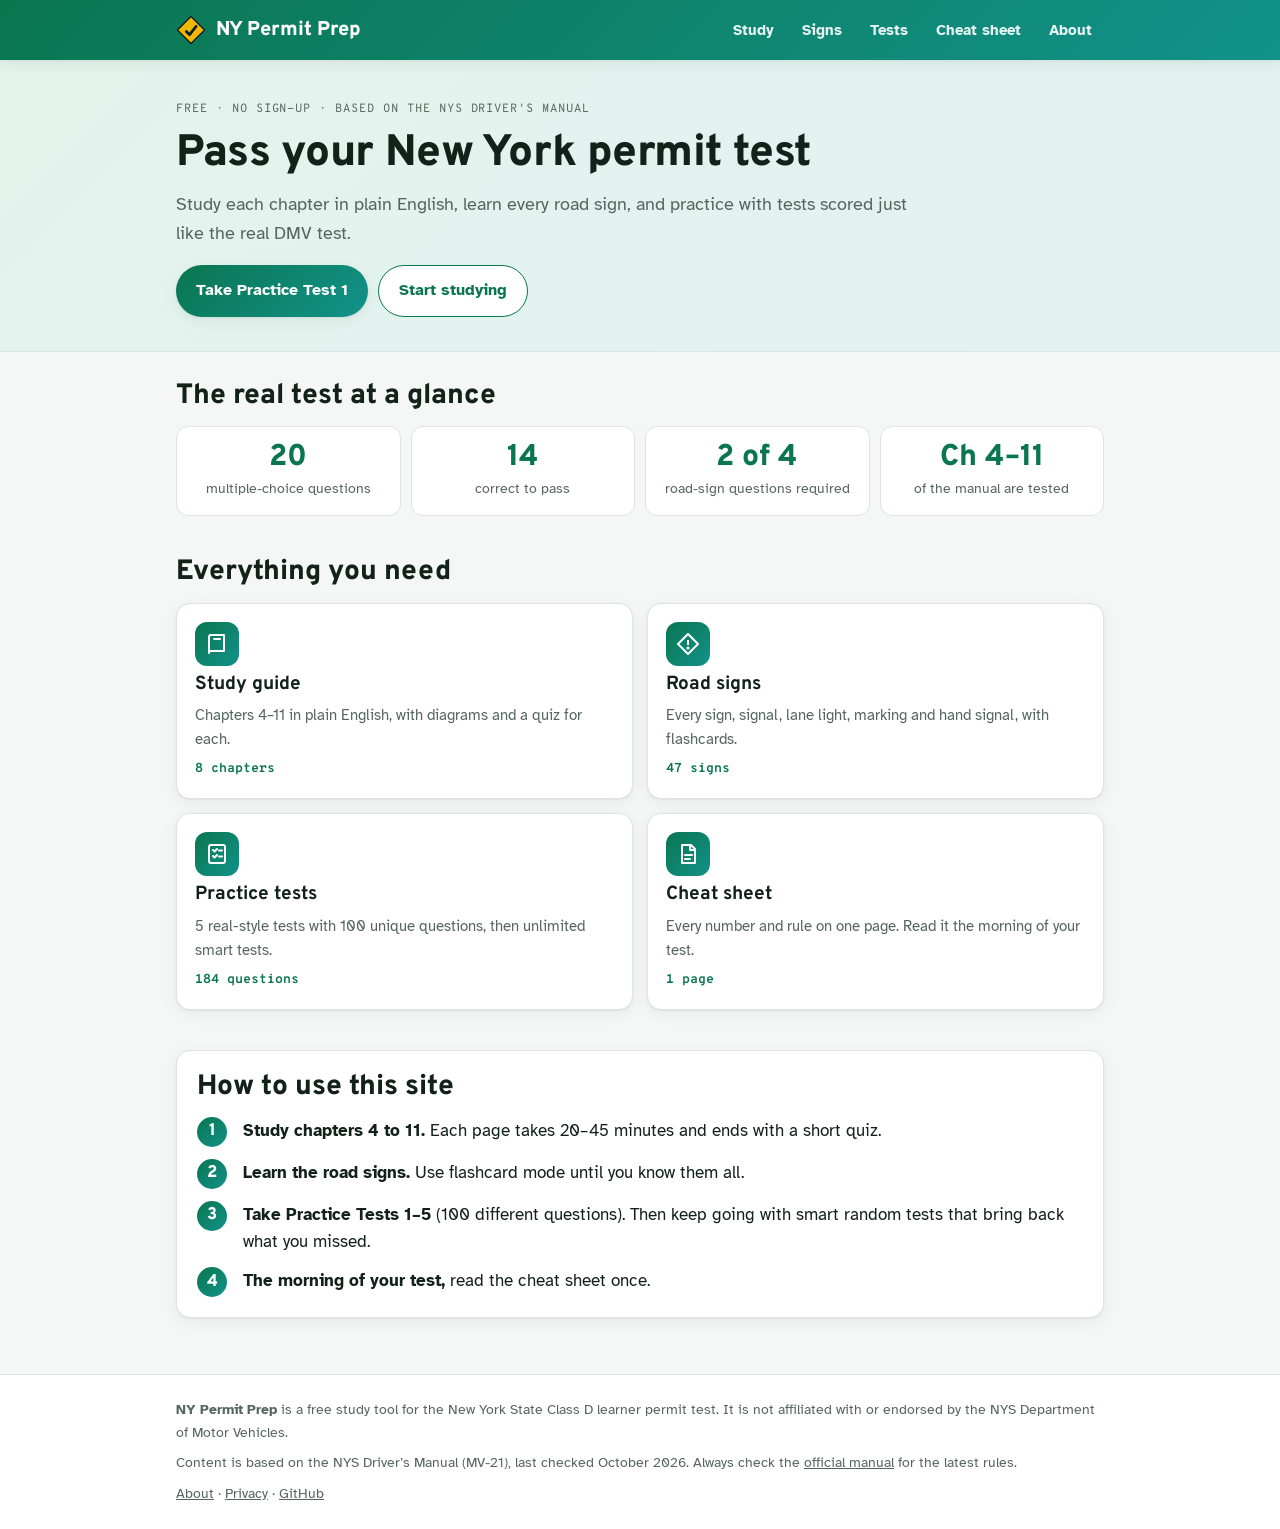
<file: index.html>
<!doctype html>
<html lang="en">
<head>
<meta charset="utf-8">
<meta name="viewport" content="width=device-width, initial-scale=1, viewport-fit=cover">
<title>NY Permit Prep · Free NY learner permit practice test</title>
<meta name="description" content="Free study guide and practice tests for the New York State learner permit (Class D) written test. 180+ questions, every road sign, chapter quizzes. No sign-up.">
<link rel="canonical" href="https://akibcoding.github.io/ny-permit-prep/">
<meta property="og:type" content="website">
<meta property="og:site_name" content="NY Permit Prep">
<meta property="og:url" content="https://akibcoding.github.io/ny-permit-prep/">
<meta name="twitter:card" content="summary">
<meta name="theme-color" content="#0A7650">
<meta property="og:title" content="NY Permit Prep">
<meta property="og:description" content="Free NY learner permit study guide and practice tests. No sign-up.">
<link rel="icon" href="assets/img/favicon.svg" type="image/svg+xml">
<link rel="preconnect" href="https://fonts.googleapis.com">
<link rel="preconnect" href="https://fonts.gstatic.com" crossorigin>
<link rel="stylesheet" href="https://fonts.googleapis.com/css2?family=Atkinson+Hyperlegible:wght@400;700&family=Overpass:wght@700;800&family=Overpass+Mono:wght@500;700&display=swap">
<link rel="stylesheet" href="assets/css/style.css">
</head>
<body data-page="home">
<div class="hero"><div class="wrap" style="padding-block:40px 34px">
  <p class="eyebrow">Free · No sign-up · Based on the NYS Driver's Manual</p>
  <h1>Pass your New York permit test</h1>
  <p class="lede">Study each chapter in plain English, learn every road sign, and practice with tests scored just like the real DMV test.</p>
  <div class="btn-row" style="margin-top:8px">
    <a class="btn" href="tests.html#t1">Take Practice Test 1</a>
    <a class="btn ghost" href="study.html">Start studying</a>
  </div>
</div></div>

<main class="wrap">
  <section>
    <h2>The real test at a glance</h2>
    <div class="facts-strip" style="margin-top:14px">
      <div class="fact"><b>20</b><span>multiple-choice questions</span></div>
      <div class="fact"><b>14</b><span>correct to pass</span></div>
      <div class="fact"><b>2 of 4</b><span>road-sign questions required</span></div>
      <div class="fact"><b>Ch 4–11</b><span>of the manual are tested</span></div>
    </div>
  </section>

  <section>
    <h2>Everything you need</h2>
    <div class="grid grid-2" style="margin-top:14px" id="tiles"></div>
  </section>

  <section class="card">
    <h2>How to use this site</h2>
    <ol class="steps" style="margin-top:14px">
      <li><span><b>Study chapters 4 to 11.</b> Each page takes 20–45 minutes and ends with a short quiz.</span></li>
      <li><span><b>Learn the road signs.</b> Use flashcard mode until you know them all.</span></li>
      <li><span><b>Take Practice Tests 1–5</b> (100 different questions). Then keep going with smart random tests that bring back what you missed.</span></li>
      <li><span><b>The morning of your test,</b> read the cheat sheet once.</span></li>
    </ol>
  </section>

  <section id="progress" hidden>
    <h2>Your progress</h2>
    <div class="card" style="margin-top:14px;display:grid;gap:10px" id="progressBody"></div>
  </section>
</main>

<script src="assets/js/layout.js"></script>
<script>
(function () {
  const NYP = window.NYP, I = NYP.icons;
  const tiles = [
    { href: "study.html", icon: I.book, title: "Study guide", text: "Chapters 4–11 in plain English, with diagrams and a quiz for each.", meta: "8 chapters" },
    { href: "signs.html", icon: I.sign, title: "Road signs", text: "Every sign, signal, lane light, marking and hand signal, with flashcards.", meta: "47 signs" },
    { href: "tests.html", icon: I.test, title: "Practice tests", text: "5 real-style tests with 100 unique questions, then unlimited smart tests.", meta: "184 questions" },
    { href: "cheatsheet.html", icon: I.sheet, title: "Cheat sheet", text: "Every number and rule on one page. Read it the morning of your test.", meta: "1 page" }
  ];
  document.getElementById("tiles").innerHTML = tiles.map((t) =>
    '<a class="tile" href="' + t.href + '"><span class="icon">' + t.icon + "</span><h3>" + t.title + "</h3><p>" + t.text + '</p><span class="meta">' + t.meta + "</span></a>").join("");

  const p = NYP.store.get();
  const chDone = Object.keys(p.chapters).length;
  const testsDone = [1, 2, 3, 4, 5].filter((t) => p.tests["t" + t]);
  if (chDone || testsDone.length) {
    document.getElementById("progress").hidden = false;
    const best = testsDone.map((t) => p.tests["t" + t].best);
    document.getElementById("progressBody").innerHTML =
      "<p><b>Chapter quizzes taken:</b> " + chDone + " of 8</p>" +
      "<p><b>Practice tests taken:</b> " + testsDone.length + " of 5" + (best.length ? " · best score " + Math.max.apply(null, best) + "/20" : "") + "</p>" +
      '<div class="btn-row"><a class="btn small" href="' + (testsDone.length < 5 ? "tests.html#t" + (testsDone.length + 1) : "tests.html#smart") + '">' + (testsDone.length < 5 ? "Continue: Test " + (testsDone.length + 1) : "Smart random test") + "</a>" +
      '<button type="button" class="btn ghost small" id="resetBtn">Reset my progress</button></div>' +
      '<p class="muted" style="font-size:14px">Progress is saved only in this browser. Nothing is sent anywhere.</p>';
    const rb = document.getElementById("resetBtn");
    rb.addEventListener("click", () => {
      if (rb.dataset.confirm) { NYP.store.reset(); location.reload(); return; }
      rb.dataset.confirm = "1"; rb.textContent = "Tap again to erase everything";
    });
  }
})();
</script>
</body>
</html>
</file>
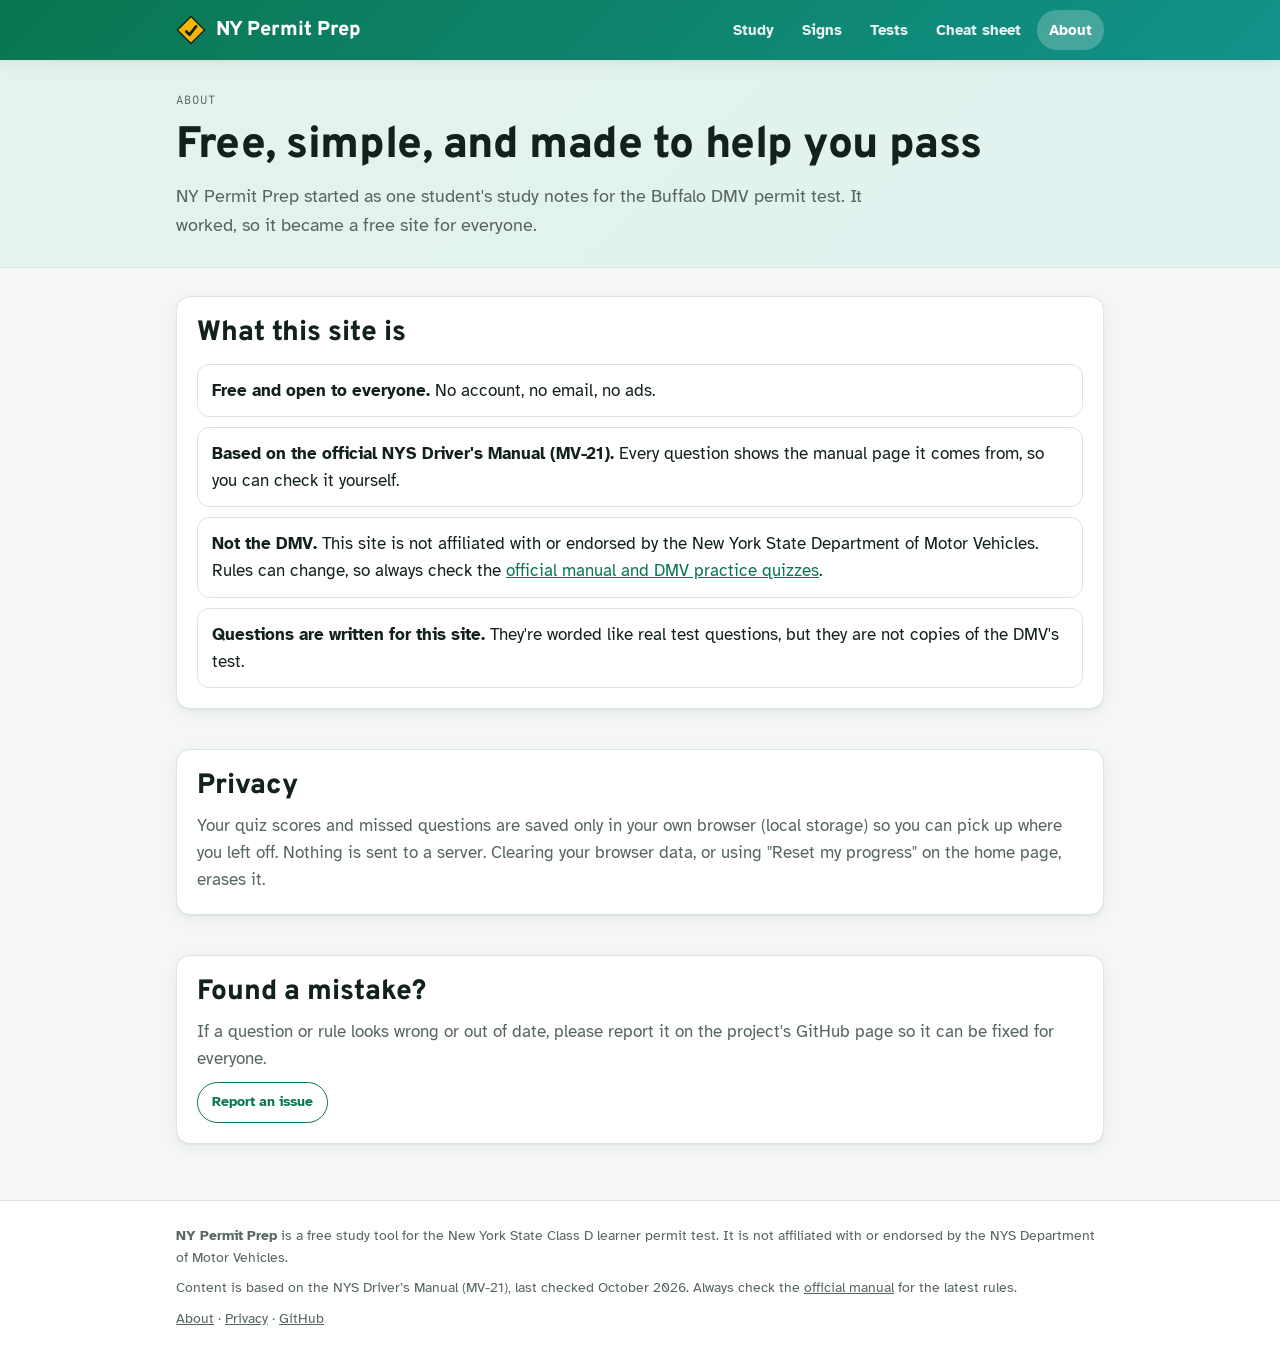
<file: about.html>
<!doctype html>
<html lang="en">
<head>
<meta charset="utf-8">
<meta name="viewport" content="width=device-width, initial-scale=1, viewport-fit=cover">
<title>About · NY Permit Prep</title>
<meta name="description" content="About NY Permit Prep: a free, no-sign-up study tool for the New York learner permit test.">
<link rel="canonical" href="https://akibcoding.github.io/ny-permit-prep/about.html">
<meta property="og:type" content="website">
<meta property="og:site_name" content="NY Permit Prep">
<meta property="og:url" content="https://akibcoding.github.io/ny-permit-prep/about.html">
<meta property="og:title" content="About · NY Permit Prep">
<meta property="og:description" content="About NY Permit Prep: a free, no-sign-up study tool for the New York learner permit test.">
<meta name="twitter:card" content="summary">
<meta name="theme-color" content="#0A7650">
<link rel="icon" href="assets/img/favicon.svg" type="image/svg+xml">
<link rel="preconnect" href="https://fonts.googleapis.com">
<link rel="preconnect" href="https://fonts.gstatic.com" crossorigin>
<link rel="stylesheet" href="https://fonts.googleapis.com/css2?family=Atkinson+Hyperlegible:wght@400;700&family=Overpass:wght@700;800&family=Overpass+Mono:wght@500;700&display=swap">
<link rel="stylesheet" href="assets/css/style.css">
</head>
<body data-page="about">
<div class="hero"><div class="wrap">
  <p class="eyebrow">About</p>
  <h1>Free, simple, and made to help you pass</h1>
  <p class="lede">NY Permit Prep started as one student's study notes for the Buffalo DMV permit test. It worked, so it became a free site for everyone.</p>
</div></div>

<main class="wrap">
  <section class="card">
    <h2>What this site is</h2>
    <ul class="key-list" style="margin-top:14px">
      <li><b>Free and open to everyone.</b> No account, no email, no ads.</li>
      <li><b>Based on the official NYS Driver's Manual (MV-21).</b> Every question shows the manual page it comes from, so you can check it yourself.</li>
      <li><b>Not the DMV.</b> This site is not affiliated with or endorsed by the New York State Department of Motor Vehicles. Rules can change, so always check the <a href="https://dmv.ny.gov/new-york-state-drivers-manual-practice-tests" rel="noopener">official manual and DMV practice quizzes</a>.</li>
      <li><b>Questions are written for this site.</b> They're worded like real test questions, but they are not copies of the DMV's test.</li>
    </ul>
  </section>

  <section class="card" id="privacy">
    <h2>Privacy</h2>
    <p class="muted" style="margin-top:10px">Your quiz scores and missed questions are saved only in your own browser (local storage) so you can pick up where you left off. Nothing is sent to a server. Clearing your browser data, or using "Reset my progress" on the home page, erases it.</p>
  </section>

  <section class="card">
    <h2>Found a mistake?</h2>
    <p class="muted" style="margin-top:10px">If a question or rule looks wrong or out of date, please report it on the project's GitHub page so it can be fixed for everyone.</p>
    <p style="margin-top:10px" id="repoLink"></p>
  </section>
</main>

<script src="assets/js/layout.js"></script>
<script src="assets/js/config.js"></script>
<script>
(function () {
  const C = window.NYP_CONFIG || {};
  const repo = C.repoUrl;
  document.getElementById("repoLink").innerHTML = repo ? '<a class="btn ghost small" href="' + repo + '/issues" rel="noopener">Report an issue</a>' : '<span class="muted">GitHub link coming soon.</span>';
})();
</script>
</body>
</html>
</file>
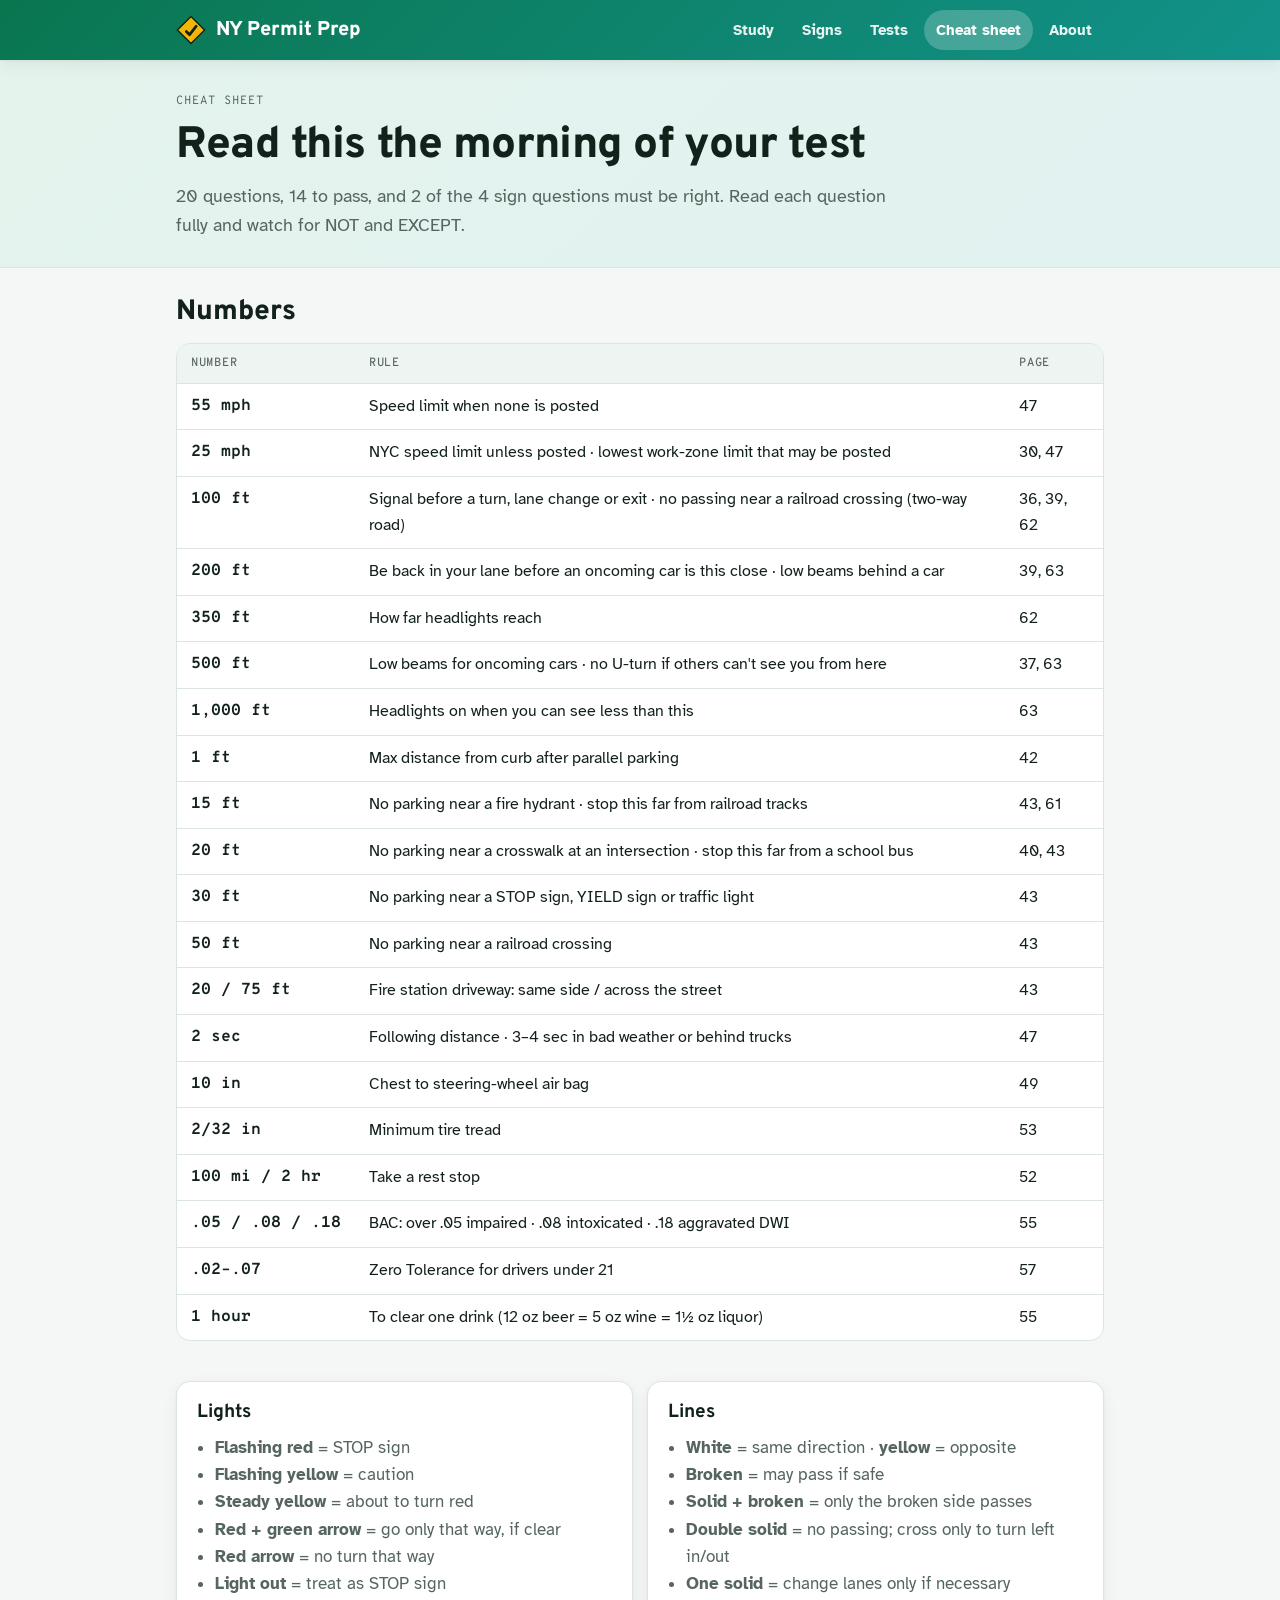
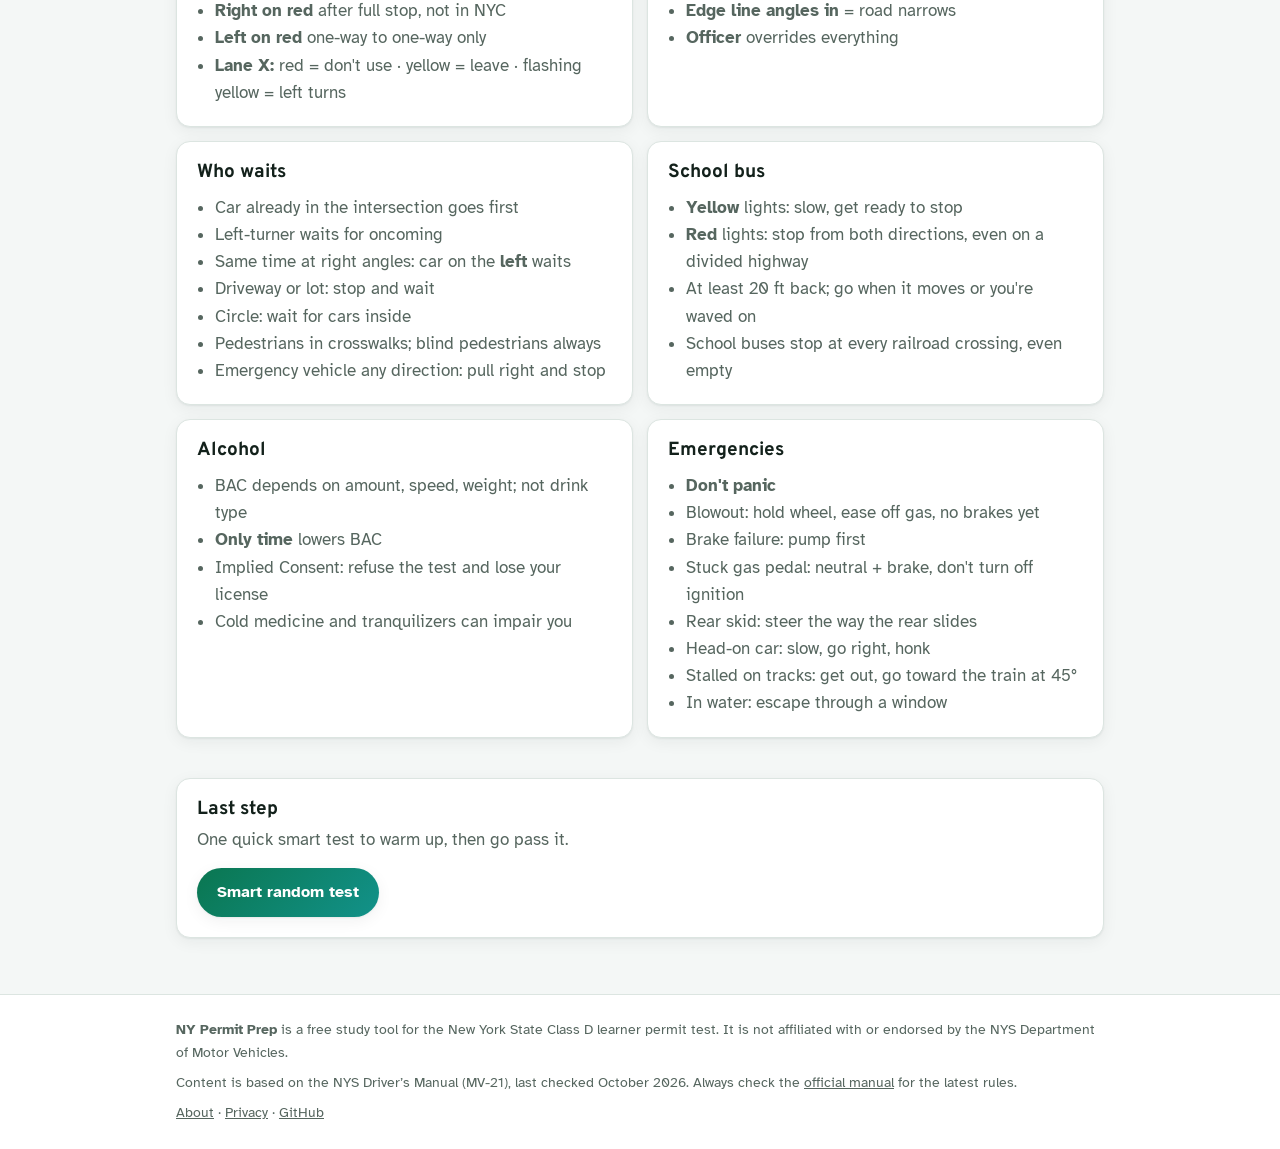
<file: cheatsheet.html>
<!doctype html>
<html lang="en">
<head>
<meta charset="utf-8">
<meta name="viewport" content="width=device-width, initial-scale=1, viewport-fit=cover">
<title>Cheat Sheet · NY Permit Prep</title>
<meta name="description" content="One-page revision sheet for the NY learner permit test: every distance, speed and BAC number, right-of-way rules, and emergencies.">
<link rel="canonical" href="https://akibcoding.github.io/ny-permit-prep/cheatsheet.html">
<meta property="og:type" content="website">
<meta property="og:site_name" content="NY Permit Prep">
<meta property="og:url" content="https://akibcoding.github.io/ny-permit-prep/cheatsheet.html">
<meta property="og:title" content="Cheat Sheet · NY Permit Prep">
<meta property="og:description" content="One-page revision sheet for the NY learner permit test: every distance, speed and BAC number, right-of-way rules, and emergencies.">
<meta name="twitter:card" content="summary">
<meta name="theme-color" content="#0A7650">
<link rel="icon" href="assets/img/favicon.svg" type="image/svg+xml">
<link rel="preconnect" href="https://fonts.googleapis.com">
<link rel="preconnect" href="https://fonts.gstatic.com" crossorigin>
<link rel="stylesheet" href="https://fonts.googleapis.com/css2?family=Atkinson+Hyperlegible:wght@400;700&family=Overpass:wght@700;800&family=Overpass+Mono:wght@500;700&display=swap">
<link rel="stylesheet" href="assets/css/style.css">
</head>
<body data-page="cheat">
<div class="hero"><div class="wrap">
  <p class="eyebrow">Cheat sheet</p>
  <h1>Read this the morning of your test</h1>
  <p class="lede">20 questions, 14 to pass, and 2 of the 4 sign questions must be right. Read each question fully and watch for NOT and EXCEPT.</p>
</div></div>

<main class="wrap">
  <section>
    <h2>Numbers</h2>
    <div class="table-wrap" style="margin-top:14px"><table>
      <thead><tr><th>Number</th><th>Rule</th><th>Page</th></tr></thead>
      <tbody>
        <tr><td>55 mph</td><td>Speed limit when none is posted</td><td>47</td></tr>
        <tr><td>25 mph</td><td>NYC speed limit unless posted · lowest work-zone limit that may be posted</td><td>30, 47</td></tr>
        <tr><td>100 ft</td><td>Signal before a turn, lane change or exit · no passing near a railroad crossing (two-way road)</td><td>36, 39, 62</td></tr>
        <tr><td>200 ft</td><td>Be back in your lane before an oncoming car is this close · low beams behind a car</td><td>39, 63</td></tr>
        <tr><td>350 ft</td><td>How far headlights reach</td><td>62</td></tr>
        <tr><td>500 ft</td><td>Low beams for oncoming cars · no U-turn if others can't see you from here</td><td>37, 63</td></tr>
        <tr><td>1,000 ft</td><td>Headlights on when you can see less than this</td><td>63</td></tr>
        <tr><td>1 ft</td><td>Max distance from curb after parallel parking</td><td>42</td></tr>
        <tr><td>15 ft</td><td>No parking near a fire hydrant · stop this far from railroad tracks</td><td>43, 61</td></tr>
        <tr><td>20 ft</td><td>No parking near a crosswalk at an intersection · stop this far from a school bus</td><td>40, 43</td></tr>
        <tr><td>30 ft</td><td>No parking near a STOP sign, YIELD sign or traffic light</td><td>43</td></tr>
        <tr><td>50 ft</td><td>No parking near a railroad crossing</td><td>43</td></tr>
        <tr><td>20 / 75 ft</td><td>Fire station driveway: same side / across the street</td><td>43</td></tr>
        <tr><td>2 sec</td><td>Following distance · 3–4 sec in bad weather or behind trucks</td><td>47</td></tr>
        <tr><td>10 in</td><td>Chest to steering-wheel air bag</td><td>49</td></tr>
        <tr><td>2/32 in</td><td>Minimum tire tread</td><td>53</td></tr>
        <tr><td>100 mi / 2 hr</td><td>Take a rest stop</td><td>52</td></tr>
        <tr><td>.05 / .08 / .18</td><td>BAC: over .05 impaired · .08 intoxicated · .18 aggravated DWI</td><td>55</td></tr>
        <tr><td>.02–.07</td><td>Zero Tolerance for drivers under 21</td><td>57</td></tr>
        <tr><td>1 hour</td><td>To clear one drink (12 oz beer = 5 oz wine = 1½ oz liquor)</td><td>55</td></tr>
      </tbody>
    </table></div>
  </section>

  <section class="grid grid-2">
    <div class="card"><h3>Lights</h3><ul class="muted" style="margin:10px 0 0;padding-left:18px">
      <li><b>Flashing red</b> = STOP sign</li><li><b>Flashing yellow</b> = caution</li><li><b>Steady yellow</b> = about to turn red</li>
      <li><b>Red + green arrow</b> = go only that way, if clear</li><li><b>Red arrow</b> = no turn that way</li><li><b>Light out</b> = treat as STOP sign</li>
      <li><b>Right on red</b> after full stop, not in NYC</li><li><b>Left on red</b> one-way to one-way only</li>
      <li><b>Lane X:</b> red = don't use · yellow = leave · flashing yellow = left turns</li></ul></div>
    <div class="card"><h3>Lines</h3><ul class="muted" style="margin:10px 0 0;padding-left:18px">
      <li><b>White</b> = same direction · <b>yellow</b> = opposite</li><li><b>Broken</b> = may pass if safe</li>
      <li><b>Solid + broken</b> = only the broken side passes</li><li><b>Double solid</b> = no passing; cross only to turn left in/out</li>
      <li><b>One solid</b> = change lanes only if necessary</li><li><b>Edge line angles in</b> = road narrows</li><li><b>Officer</b> overrides everything</li></ul></div>
    <div class="card"><h3>Who waits</h3><ul class="muted" style="margin:10px 0 0;padding-left:18px">
      <li>Car already in the intersection goes first</li><li>Left-turner waits for oncoming</li><li>Same time at right angles: car on the <b>left</b> waits</li>
      <li>Driveway or lot: stop and wait</li><li>Circle: wait for cars inside</li><li>Pedestrians in crosswalks; blind pedestrians always</li>
      <li>Emergency vehicle any direction: pull right and stop</li></ul></div>
    <div class="card"><h3>School bus</h3><ul class="muted" style="margin:10px 0 0;padding-left:18px">
      <li><b>Yellow</b> lights: slow, get ready to stop</li><li><b>Red</b> lights: stop from both directions, even on a divided highway</li>
      <li>At least 20 ft back; go when it moves or you're waved on</li><li>School buses stop at every railroad crossing, even empty</li></ul></div>
    <div class="card"><h3>Alcohol</h3><ul class="muted" style="margin:10px 0 0;padding-left:18px">
      <li>BAC depends on amount, speed, weight; not drink type</li><li><b>Only time</b> lowers BAC</li>
      <li>Implied Consent: refuse the test and lose your license</li><li>Cold medicine and tranquilizers can impair you</li></ul></div>
    <div class="card"><h3>Emergencies</h3><ul class="muted" style="margin:10px 0 0;padding-left:18px">
      <li><b>Don't panic</b></li><li>Blowout: hold wheel, ease off gas, no brakes yet</li><li>Brake failure: pump first</li>
      <li>Stuck gas pedal: neutral + brake, don't turn off ignition</li><li>Rear skid: steer the way the rear slides</li>
      <li>Head-on car: slow, go right, honk</li><li>Stalled on tracks: get out, go toward the train at 45°</li><li>In water: escape through a window</li></ul></div>
  </section>

  <section class="card no-print">
    <h3>Last step</h3>
    <p class="muted" style="margin:6px 0 14px">One quick smart test to warm up, then go pass it.</p>
    <a class="btn" href="tests.html#smart">Smart random test</a>
  </section>
</main>
<script src="assets/js/layout.js"></script>
</body>
</html>
</file>
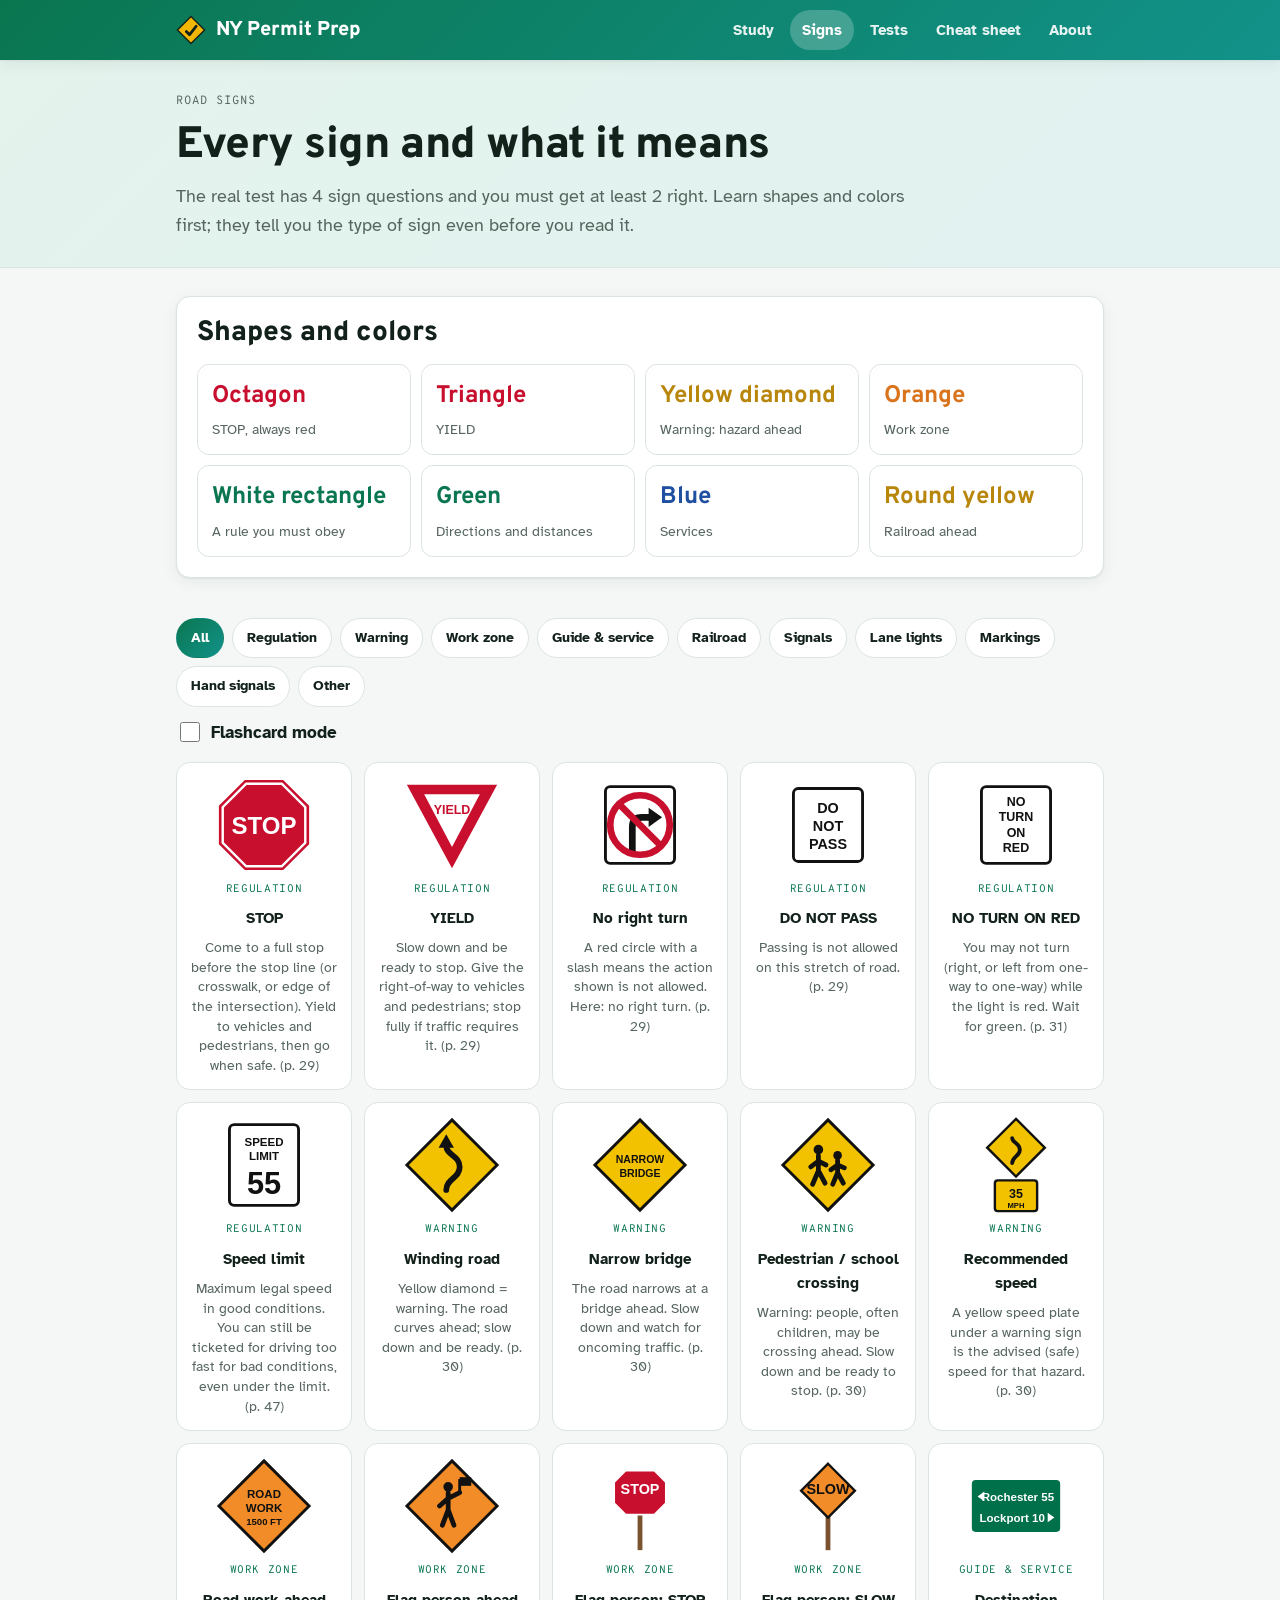
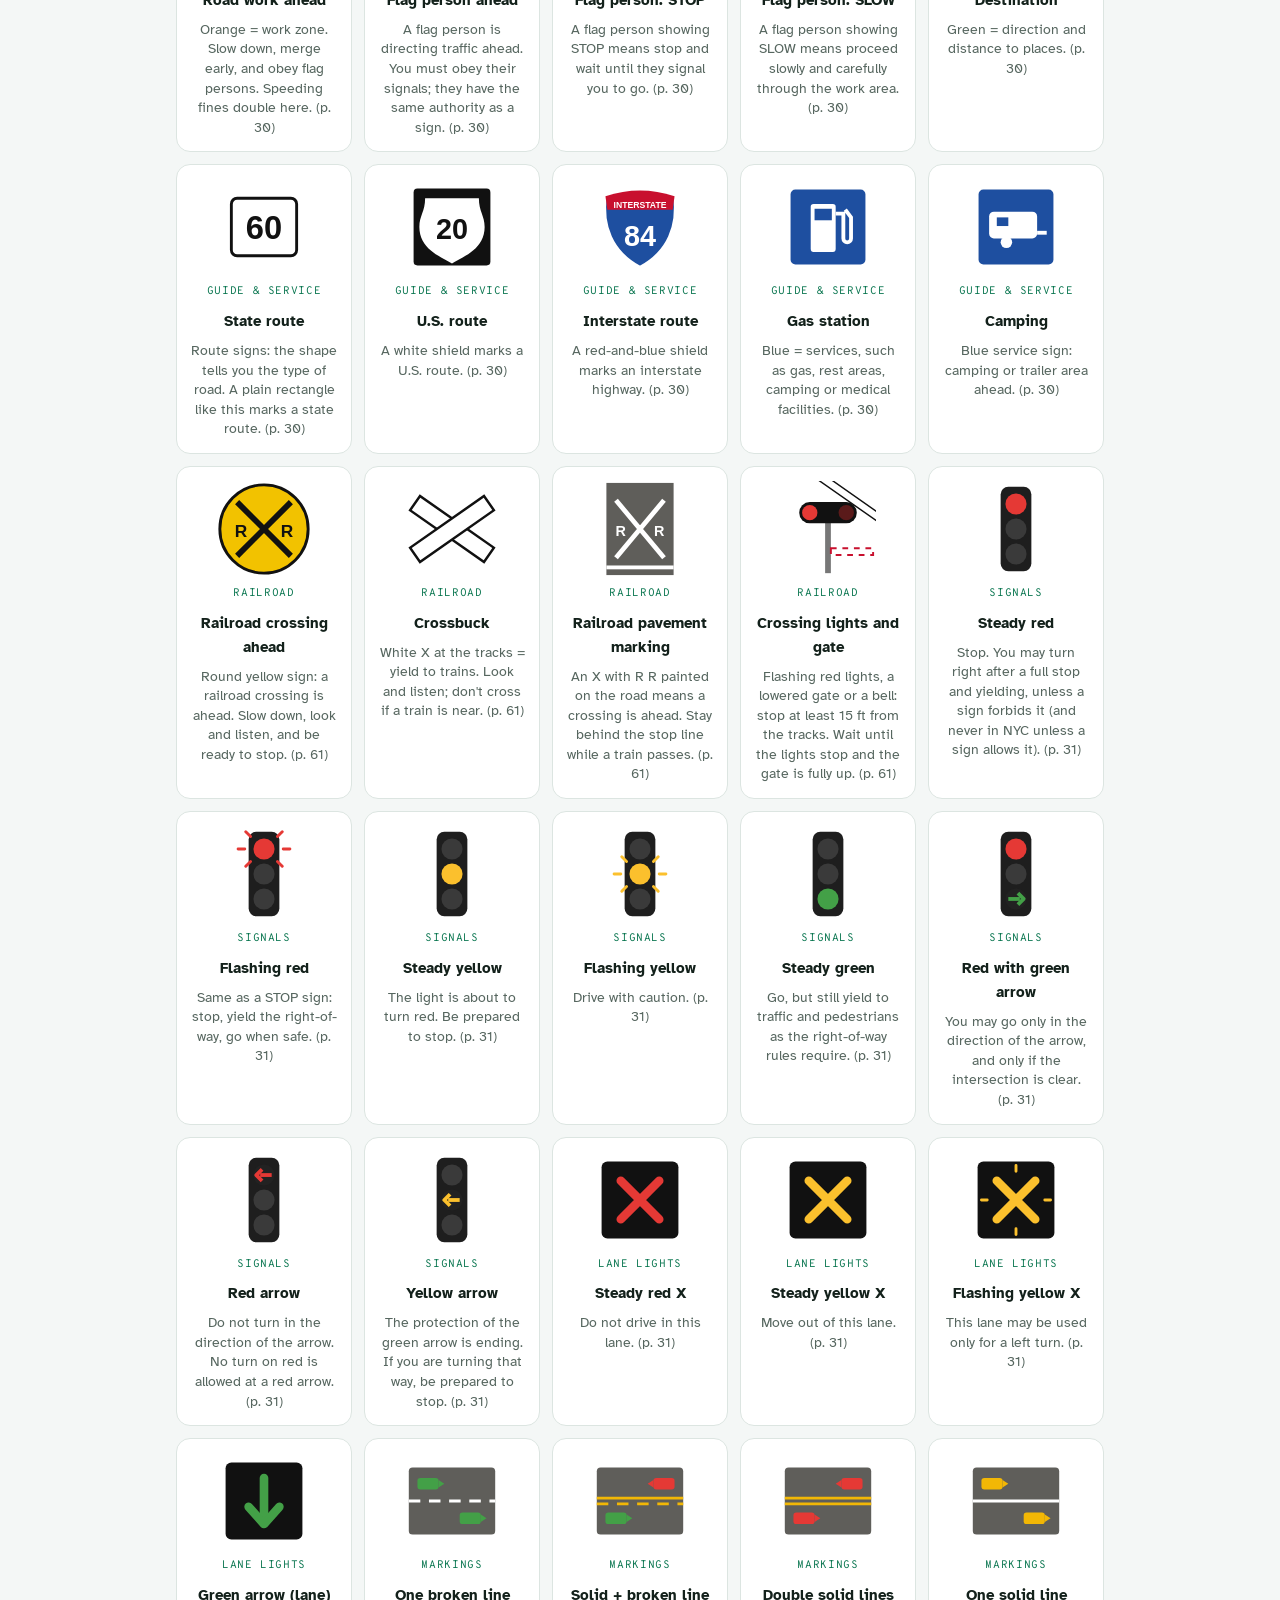
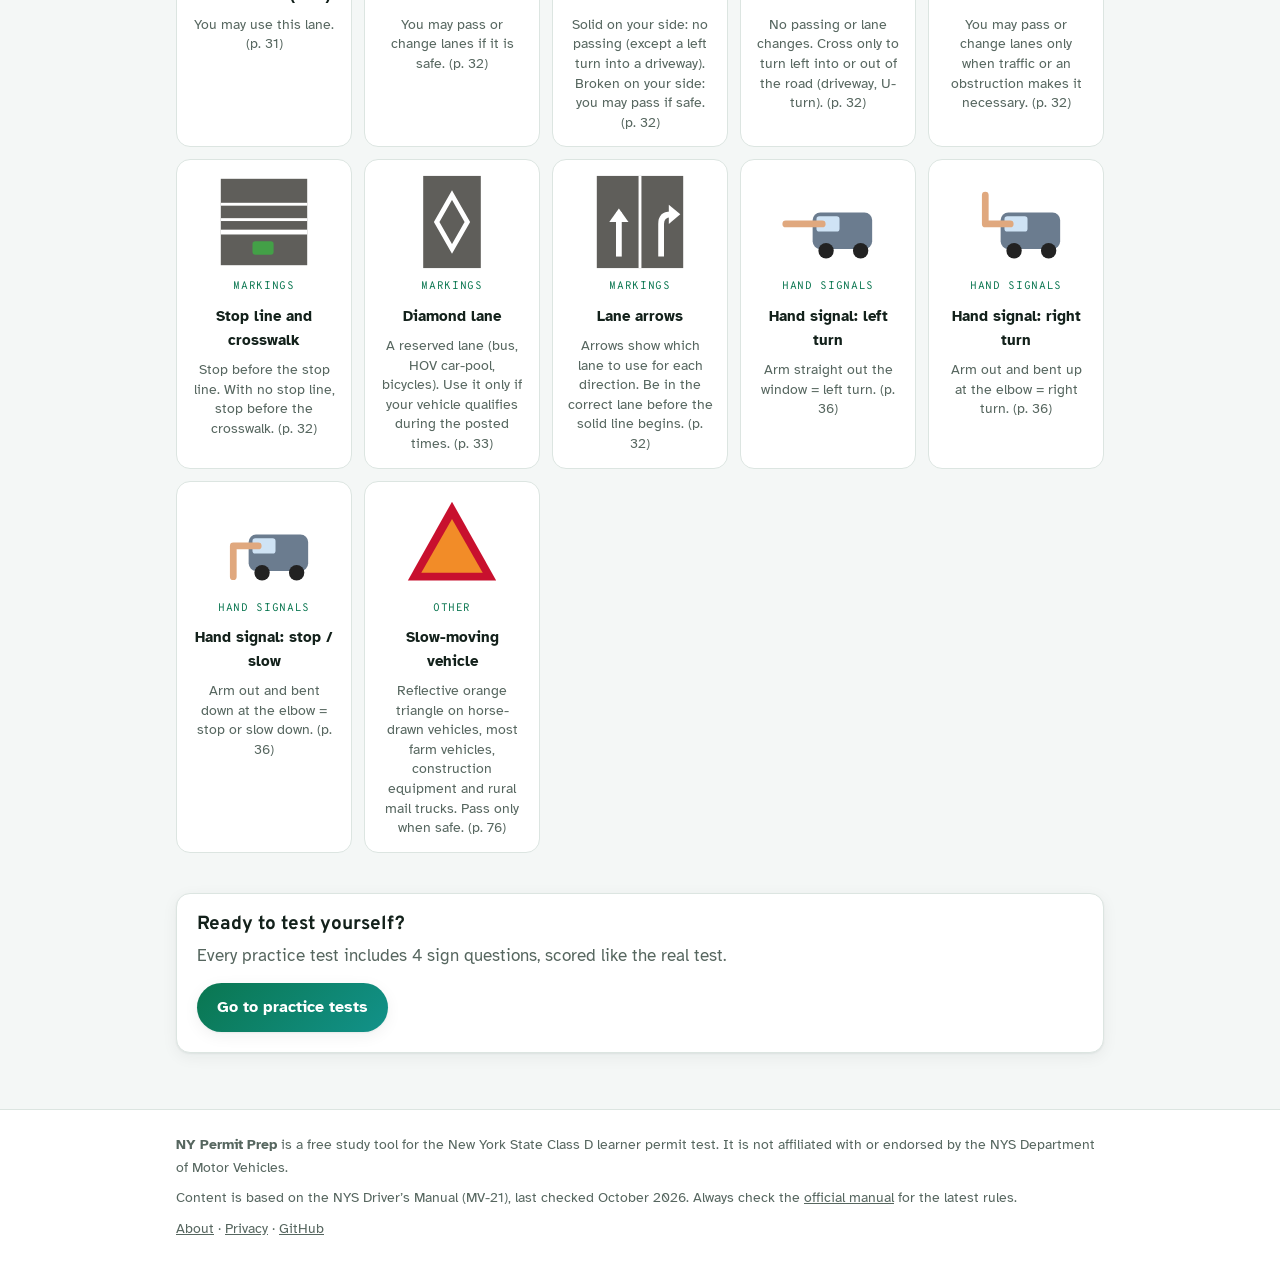
<file: signs.html>
<!doctype html>
<html lang="en">
<head>
<meta charset="utf-8">
<meta name="viewport" content="width=device-width, initial-scale=1, viewport-fit=cover">
<title>Road Signs · NY Permit Prep</title>
<meta name="description" content="Every road sign, traffic signal, lane light, pavement marking and hand signal from the New York Driver's Manual, with what each one means. Flashcard mode included.">
<link rel="canonical" href="https://akibcoding.github.io/ny-permit-prep/signs.html">
<meta property="og:type" content="website">
<meta property="og:site_name" content="NY Permit Prep">
<meta property="og:url" content="https://akibcoding.github.io/ny-permit-prep/signs.html">
<meta property="og:title" content="Road Signs · NY Permit Prep">
<meta property="og:description" content="Every road sign, traffic signal, lane light, pavement marking and hand signal from the New York Driver's Manual, with what each one means. Flashcard mode included.">
<meta name="twitter:card" content="summary">
<meta name="theme-color" content="#0A7650">
<link rel="icon" href="assets/img/favicon.svg" type="image/svg+xml">
<link rel="preconnect" href="https://fonts.googleapis.com">
<link rel="preconnect" href="https://fonts.gstatic.com" crossorigin>
<link rel="stylesheet" href="https://fonts.googleapis.com/css2?family=Atkinson+Hyperlegible:wght@400;700&family=Overpass:wght@700;800&family=Overpass+Mono:wght@500;700&display=swap">
<link rel="stylesheet" href="assets/css/style.css">
</head>
<body data-page="signs">
<div class="hero"><div class="wrap">
  <p class="eyebrow">Road signs</p>
  <h1>Every sign and what it means</h1>
  <p class="lede">The real test has 4 sign questions and you must get at least 2 right. Learn shapes and colors first; they tell you the type of sign even before you read it.</p>
</div></div>

<main class="wrap">
  <section class="card">
    <h2>Shapes and colors</h2>
    <div class="numbers" style="margin-top:14px">
      <div><b style="color:#C8102E">Octagon</b><span>STOP, always red</span></div>
      <div><b style="color:#C8102E">Triangle</b><span>YIELD</span></div>
      <div><b style="color:#B8860B">Yellow diamond</b><span>Warning: hazard ahead</span></div>
      <div><b style="color:#D9741C">Orange</b><span>Work zone</span></div>
      <div><b>White rectangle</b><span>A rule you must obey</span></div>
      <div><b style="color:#0A7650">Green</b><span>Directions and distances</span></div>
      <div><b style="color:#1E4FA0">Blue</b><span>Services</span></div>
      <div><b style="color:#B8860B">Round yellow</b><span>Railroad ahead</span></div>
    </div>
  </section>

  <section>
    <div style="display:flex;justify-content:space-between;align-items:center;gap:12px;flex-wrap:wrap">
      <div class="filters" id="filters" role="group" aria-label="Filter by type"></div>
      <label style="display:flex;gap:8px;align-items:center;font-weight:700;cursor:pointer">
        <input type="checkbox" id="flash" style="width:20px;height:20px"> Flashcard mode
      </label>
    </div>
    <p class="muted" id="flashHint" hidden style="margin-top:10px">Meanings are hidden. Say the answer, then tap a sign to check.</p>
    <div class="sign-grid" id="grid" style="margin-top:16px"></div>
  </section>

  <section class="card">
    <h3>Ready to test yourself?</h3>
    <p class="muted" style="margin:6px 0 14px">Every practice test includes 4 sign questions, scored like the real test.</p>
    <a class="btn" href="tests.html">Go to practice tests</a>
  </section>
</main>

<script src="assets/js/layout.js"></script>
<script src="data/signs.js"></script>
<script>
(function () {
  const NYP = window.NYP;
  const S = NYP.SIGNS;
  const cats = ["All"].concat([...new Set(S.map((s) => s.cat))]);
  let cat = "All";
  const grid = document.getElementById("grid");
  const filters = document.getElementById("filters");
  const flash = document.getElementById("flash");

  filters.innerHTML = cats.map((c) => '<button type="button" aria-pressed="' + (c === cat) + '" data-c="' + c + '">' + c + "</button>").join("");
  filters.addEventListener("click", (e) => {
    const b = e.target.closest("button"); if (!b) return;
    cat = b.dataset.c;
    filters.querySelectorAll("button").forEach((x) => x.setAttribute("aria-pressed", x.dataset.c === cat));
    render();
  });
  flash.addEventListener("change", () => { document.getElementById("flashHint").hidden = !flash.checked; render(); });

  function render() {
    const list = S.filter((s) => cat === "All" || s.cat === cat);
    grid.innerHTML = list.map((s) =>
      '<button type="button" class="sign-card' + (flash.checked ? " hidden-meaning" : "") + '" aria-label="' + NYP.esc(s.name) + '">' +
      '<span class="art">' + s.svg + "</span>" +
      '<span class="cat">' + s.cat + "</span>" +
      '<span class="name">' + (flash.checked ? "?" : NYP.esc(s.name)) + "</span>" +
      '<span class="meaning">' + NYP.esc(s.meaning) + ' <span class="muted">(p. ' + s.ref + ")</span></span></button>"
    ).join("");
    grid.querySelectorAll(".sign-card").forEach((card, k) => {
      card.addEventListener("click", () => {
        if (!flash.checked) return;
        card.classList.toggle("hidden-meaning");
        card.querySelector(".name").textContent = card.classList.contains("hidden-meaning") ? "?" : list[k].name;
      });
    });
  }
  render();
})();
</script>
</body>
</html>
</file>
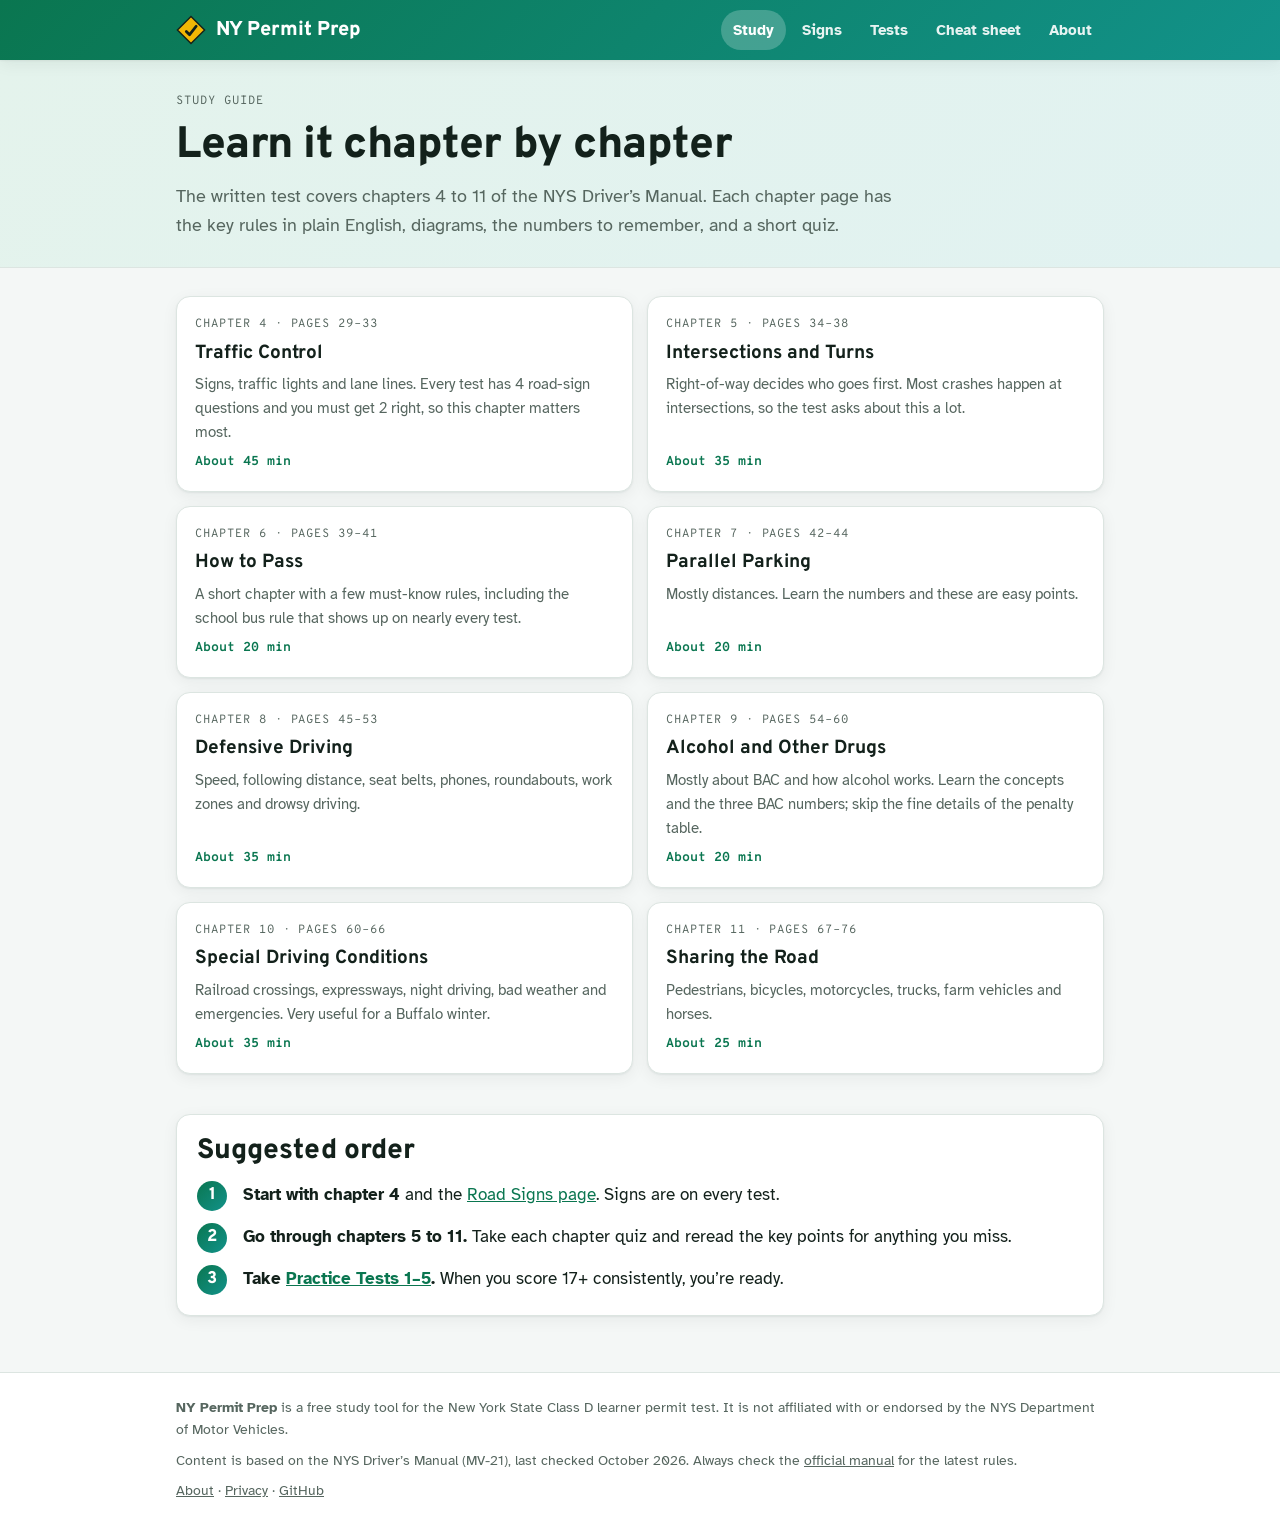
<file: study.html>
<!doctype html>
<html lang="en">
<head>
<meta charset="utf-8">
<meta name="viewport" content="width=device-width, initial-scale=1, viewport-fit=cover">
<title>Study Guide · NY Permit Prep</title>
<meta name="description" content="Chapter-by-chapter study guide for the New York learner permit test: key rules in plain English, diagrams, numbers to remember, and a quiz for each chapter.">
<link rel="canonical" href="https://akibcoding.github.io/ny-permit-prep/study.html" id="canon">
<meta property="og:type" content="website">
<meta property="og:site_name" content="NY Permit Prep">
<meta property="og:url" content="https://akibcoding.github.io/ny-permit-prep/study.html">
<meta property="og:title" content="Study Guide · NY Permit Prep">
<meta property="og:description" content="Chapter-by-chapter study guide for the New York learner permit test: key rules in plain English, diagrams, numbers to remember, and a quiz for each chapter.">
<meta name="twitter:card" content="summary">
<meta name="theme-color" content="#0A7650">
<link rel="icon" href="assets/img/favicon.svg" type="image/svg+xml">
<link rel="preconnect" href="https://fonts.googleapis.com">
<link rel="preconnect" href="https://fonts.gstatic.com" crossorigin>
<link rel="stylesheet" href="https://fonts.googleapis.com/css2?family=Atkinson+Hyperlegible:wght@400;700&family=Overpass:wght@700;800&family=Overpass+Mono:wght@500;700&display=swap">
<link rel="stylesheet" href="assets/css/style.css">
</head>
<body data-page="study">
<div class="hero"><div class="wrap" id="hero"></div></div>
<main class="wrap" id="main"></main>

<script src="assets/js/layout.js"></script>
<script src="data/signs.js"></script>
<script src="data/questions.js"></script>
<script src="data/chapters.js"></script>
<script src="assets/js/quiz.js"></script>
<script>
(function () {
  const NYP = window.NYP;
  const CH = NYP.CHAPTERS;
  const hero = document.getElementById("hero");
  const main = document.getElementById("main");
  const n = parseInt(new URLSearchParams(location.search).get("c"), 10);
  const chapter = CH.find((c) => c.n === n);
  const prog = NYP.store.get().chapters;

  function chapterNav(current) {
    return '<nav class="chapter-nav" aria-label="Chapters">' + CH.map((c) => {
      const done = prog[c.n] && prog[c.n].best / prog[c.n].total >= 0.8;
      return '<a href="study.html?c=' + c.n + '"' + (c.n === current ? ' aria-current="page"' : "") + '><span class="dot' + (done ? " done" : "") + '"></span>Ch ' + c.n + "</a>";
    }).join("") + "</nav>";
  }

  if (!chapter) {
    // ---------- chapter list ----------
    document.title = "Study Guide · NY Permit Prep";
    hero.innerHTML = '<p class="eyebrow">Study guide</p><h1>Learn it chapter by chapter</h1><p class="lede">The written test covers chapters 4 to 11 of the NYS Driver’s Manual. Each chapter page has the key rules in plain English, diagrams, the numbers to remember, and a short quiz.</p>';
    main.innerHTML = '<section><div class="grid grid-2">' + CH.map((c) => {
      const p = prog[c.n];
      const meta = p ? "Quiz best: " + p.best + "/" + p.total : "About " + c.mins + " min";
      return '<a class="tile" href="study.html?c=' + c.n + '"><span class="eyebrow">Chapter ' + c.n + " · pages " + c.pages + "</span><h3>" + c.title + "</h3><p>" + c.intro + '</p><span class="meta">' + meta + "</span></a>";
    }).join("") + "</div></section>" +
    '<section class="card"><h2>Suggested order</h2><ol class="steps" style="margin-top:14px"><li><span><b>Start with chapter 4</b> and the <a href="signs.html">Road Signs page</a>. Signs are on every test.</span></li><li><span><b>Go through chapters 5 to 11.</b> Take each chapter quiz and reread the key points for anything you miss.</span></li><li><span><b>Take <a href="tests.html">Practice Tests 1–5</a>.</b> When you score 17+ consistently, you’re ready.</span></li></ol></section>';
    return;
  }

  // ---------- one chapter ----------
  document.title = "Chapter " + chapter.n + ": " + chapter.title + " · NY Permit Prep";
  // Each chapter is its own page for search engines: own canonical address and description.
  const BASE = "https://akibcoding.github.io/ny-permit-prep/";
  const canon = document.getElementById("canon");
  if (canon) canon.href = BASE + "study.html?c=" + chapter.n;
  const desc = "NY permit test study guide, Chapter " + chapter.n + " (" + chapter.title + "): key rules, diagrams, numbers to remember and a free practice quiz.";
  document.querySelector('meta[name="description"]').setAttribute("content", desc);
  document.querySelectorAll('meta[property="og:title"]').forEach((m) => m.setAttribute("content", document.title));
  document.querySelectorAll('meta[property="og:url"]').forEach((m) => m.setAttribute("content", BASE + "study.html?c=" + chapter.n));
  hero.innerHTML = chapterNav(chapter.n) +
    '<p class="eyebrow" style="margin-top:8px">Chapter ' + chapter.n + " · manual pages " + chapter.pages + " · about " + chapter.mins + " min</p>" +
    "<h1>" + chapter.title + '</h1><p class="lede">' + chapter.intro + "</p>";

  const signs = chapter.signs.map((id) => NYP.SIGNS.find((s) => s.id === id)).filter(Boolean);
  const quizQs = NYP.QUESTIONS.filter((q) => q.lvl === "easy" && q.ch === chapter.n);
  const idx = CH.indexOf(chapter);
  const prev = CH[idx - 1], next = CH[idx + 1];

  main.innerHTML =
    '<section><h2>Key points</h2><ul class="key-list" style="margin-top:14px">' + chapter.keys.map((k) => "<li>" + k + "</li>").join("") + "</ul>" +
    (chapter.tip ? '<p class="callout" style="margin-top:14px">' + chapter.tip + "</p>" : "") + "</section>" +
    (chapter.diagrams.length ? '<section><h2>See it</h2><div class="diagram-row" style="margin-top:14px">' + chapter.diagrams.map((d) => '<figure class="diagram" style="margin:0">' + NYP.DIAGRAMS[d.svg] + "<figcaption>" + d.cap + "</figcaption></figure>").join("") + "</div></section>" : "") +
    (chapter.numbers.length ? '<section><h2>Numbers to remember</h2><div class="numbers" style="margin-top:14px">' + chapter.numbers.map((x) => "<div><b>" + x[0] + "</b><span>" + x[1] + "</span></div>").join("") + "</div></section>" : "") +
    (signs.length ? '<section><h2>Signs in this chapter</h2><div class="chip-signs" style="margin-top:14px">' + signs.map((s) => '<div class="sign-card"><div class="art">' + s.svg + '</div><span class="name">' + NYP.esc(s.name) + '</span><span class="meaning">' + NYP.esc(s.meaning) + "</span></div>").join("") + '</div><p style="margin-top:10px"><a href="signs.html">See all signs &rarr;</a></p></section>' : "") +
    '<section id="quiz"><h2>Chapter ' + chapter.n + " quiz</h2><p class=\"muted\" style=\"margin:6px 0 14px\">" + quizQs.length + ' questions. You’ll see the answer and explanation after each one.</p><div id="quizBox"><button type="button" class="btn" id="startQuiz">Start the quiz</button></div></section>' +
    '<section><div class="pager">' +
    (prev ? '<a class="btn ghost" href="study.html?c=' + prev.n + '">&larr; Chapter ' + prev.n + "</a>" : '<a class="btn ghost" href="study.html">&larr; All chapters</a>') +
    (next ? '<a class="btn" href="study.html?c=' + next.n + '">Chapter ' + next.n + " &rarr;</a>" : '<a class="btn" href="tests.html">Take Practice Test 1 &rarr;</a>') +
    "</div></section>";

  const box = document.getElementById("quizBox");
  function startQuiz() {
    NYP.runQuiz(box, NYP.shuffle(quizQs), {
      title: "Chapter " + chapter.n + " quiz",
      onFinish: (r) => {
        const p = NYP.store.get();
        const prevBest = p.chapters[chapter.n] ? p.chapters[chapter.n].best : 0;
        p.chapters[chapter.n] = { best: Math.max(prevBest, r.right), total: r.total };
        NYP.store.set(p);
      },
      actions: [
        next ? { label: "Next: Chapter " + next.n, href: "study.html?c=" + next.n } : { label: "Practice tests", href: "tests.html" },
        { label: "Retake quiz", ghost: true, onClick: startQuiz }
      ]
    });
  }
  document.getElementById("startQuiz").addEventListener("click", startQuiz);
})();
</script>
</body>
</html>
</file>
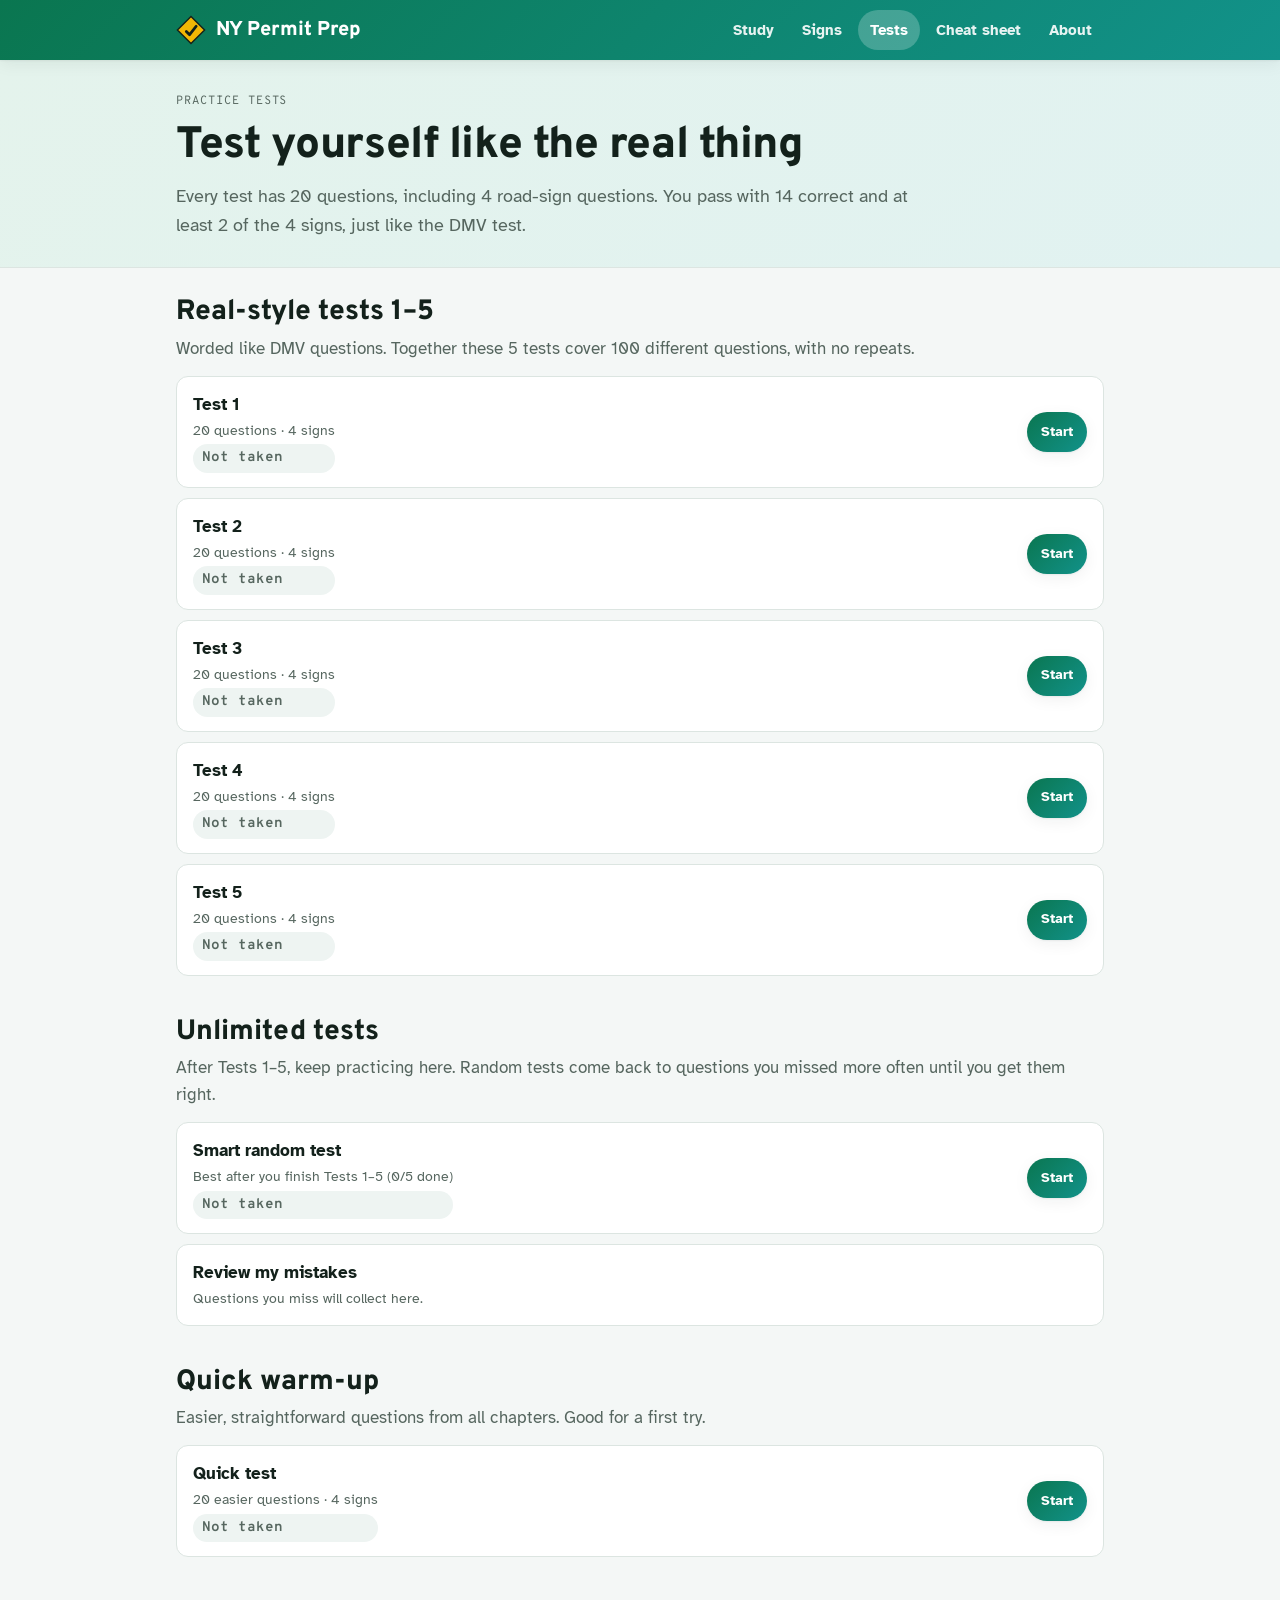
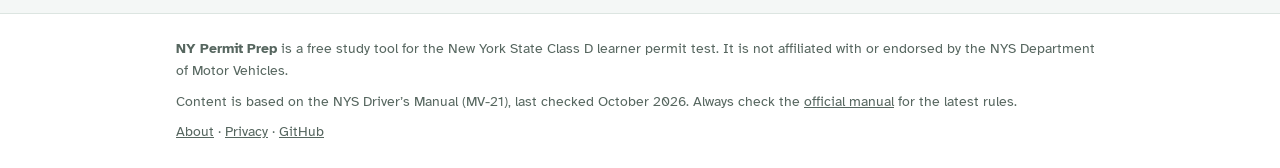
<file: tests.html>
<!doctype html>
<html lang="en">
<head>
<meta charset="utf-8">
<meta name="viewport" content="width=device-width, initial-scale=1, viewport-fit=cover">
<title>Practice Tests · NY Permit Prep</title>
<meta name="description" content="Free NY learner permit practice tests: 5 real-exam-style tests with 100 unique questions, then unlimited smart random tests. Scored like the real DMV test.">
<link rel="canonical" href="https://akibcoding.github.io/ny-permit-prep/tests.html">
<meta property="og:type" content="website">
<meta property="og:site_name" content="NY Permit Prep">
<meta property="og:url" content="https://akibcoding.github.io/ny-permit-prep/tests.html">
<meta property="og:title" content="Practice Tests · NY Permit Prep">
<meta property="og:description" content="Free NY learner permit practice tests: 5 real-exam-style tests with 100 unique questions, then unlimited smart random tests. Scored like the real DMV test.">
<meta name="twitter:card" content="summary">
<meta name="theme-color" content="#0A7650">
<link rel="icon" href="assets/img/favicon.svg" type="image/svg+xml">
<link rel="preconnect" href="https://fonts.googleapis.com">
<link rel="preconnect" href="https://fonts.gstatic.com" crossorigin>
<link rel="stylesheet" href="https://fonts.googleapis.com/css2?family=Atkinson+Hyperlegible:wght@400;700&family=Overpass:wght@700;800&family=Overpass+Mono:wght@500;700&display=swap">
<link rel="stylesheet" href="assets/css/style.css">
</head>
<body data-page="tests">
<div class="hero"><div class="wrap">
  <p class="eyebrow">Practice tests</p>
  <h1>Test yourself like the real thing</h1>
  <p class="lede">Every test has 20 questions, including 4 road-sign questions. You pass with 14 correct and at least 2 of the 4 signs, just like the DMV test.</p>
</div></div>

<main class="wrap">
  <div id="lists">
    <section>
      <h2>Real-style tests 1–5</h2>
      <p class="muted" style="margin:6px 0 14px">Worded like DMV questions. Together these 5 tests cover 100 different questions, with no repeats.</p>
      <div class="test-list" id="fixedTests"></div>
    </section>

    <section>
      <h2>Unlimited tests</h2>
      <p class="muted" style="margin:6px 0 14px">After Tests 1–5, keep practicing here. Random tests come back to questions you missed more often until you get them right.</p>
      <div class="test-list" id="moreTests"></div>
    </section>

    <section>
      <h2>Quick warm-up</h2>
      <p class="muted" style="margin:6px 0 14px">Easier, straightforward questions from all chapters. Good for a first try.</p>
      <div class="test-list" id="quickTests"></div>
    </section>
  </div>

  <div id="runner" hidden>
    <p style="margin-bottom:14px"><button type="button" class="btn ghost small" id="backBtn">&larr; All tests</button></p>
    <div id="quizBox"></div>
  </div>
</main>

<script src="assets/js/layout.js"></script>
<script src="data/signs.js"></script>
<script src="data/questions.js"></script>
<script src="assets/js/quiz.js"></script>
<script>
(function () {
  const NYP = window.NYP;
  const Q = NYP.QUESTIONS;
  const REAL = Q.filter((q) => q.lvl === "real");
  const EASY = Q.filter((q) => q.lvl === "easy");
  const lists = document.getElementById("lists");
  const runner = document.getElementById("runner");
  const box = document.getElementById("quizBox");

  function status(key) {
    const t = NYP.store.get().tests[key];
    if (!t) return '<span class="pill">Not taken</span>';
    return '<span class="pill ' + (t.lastPass ? "pass" : "fail") + '">Last ' + t.last + "/20 · Best " + t.best + "/20</span>";
  }
  function saveResult(key, r) {
    const p = NYP.store.get();
    const t = p.tests[key] || { best: 0, times: 0 };
    t.best = Math.max(t.best, r.right); t.last = r.right; t.lastPass = r.pass; t.times += 1; t.date = new Date().toISOString().slice(0, 10);
    p.tests[key] = t; NYP.store.set(p);
  }
  function row(title, sub, key, label) {
    return '<div class="test-row"><div class="info"><b>' + title + "</b><span>" + sub + "</span>" + (key ? status(key) : "") + '</div><button type="button" class="btn small" data-start="' + (key || "") + '">' + label + "</button></div>";
  }

  function missedPool() {
    const stats = NYP.store.get().stats;
    return Q.filter((q) => stats[q.id] && stats[q.id].wrong > 0)
      .sort((a, b) => stats[b.id].wrong - stats[a.id].wrong);
  }
  function smartWeight(q) {
    const s = NYP.store.get().stats[q.id];
    if (!s) return 2;            // never seen
    if (s.wrong > 0) return 3 + s.wrong; // missed before
    return 1;                    // seen and answered right
  }

  function renderLists() {
    const p = NYP.store.get();
    let html = "";
    for (let t = 1; t <= 5; t++) html += row("Test " + t, "20 questions · 4 signs", "t" + t, p.tests["t" + t] ? "Retake" : "Start");
    document.getElementById("fixedTests").innerHTML = html;

    const doneFixed = [1, 2, 3, 4, 5].filter((t) => p.tests["t" + t]).length;
    const missed = missedPool();
    document.getElementById("moreTests").innerHTML =
      row("Smart random test", doneFixed < 5 ? "Best after you finish Tests 1–5 (" + doneFixed + "/5 done)" : "New mix every time, weighted toward your misses", "smart", "Start") +
      (missed.length
        ? row("Review my mistakes", missed.length + " question" + (missed.length === 1 ? "" : "s") + " you've missed", "", "Review")
        : '<div class="test-row"><div class="info"><b>Review my mistakes</b><span>Questions you miss will collect here.</span></div></div>');
    document.getElementById("quickTests").innerHTML = row("Quick test", "20 easier questions · 4 signs", "quick", "Start");

    lists.querySelectorAll("[data-start]").forEach((b) => b.addEventListener("click", () => start(b.dataset.start || "review")));
  }

  function start(key) {
    let qs, title, exam = true;
    if (/^t[1-5]$/.test(key)) {
      const n = +key[1];
      qs = NYP.shuffle(REAL.filter((q) => q.test === n));
      title = "Practice Test " + n;
    } else if (key === "smart") {
      qs = NYP.buildExam(REAL, smartWeight);
      title = "Smart random test";
    } else if (key === "quick") {
      qs = NYP.buildExam(EASY);
      title = "Quick test";
    } else {
      qs = missedPool().slice(0, 20);
      title = "Review my mistakes";
      exam = false;
    }
    lists.hidden = true; runner.hidden = false;
    const actions = [];
    if (/^t[1-4]$/.test(key)) actions.push({ label: "Next: Test " + (+key[1] + 1), onClick: () => start("t" + (+key[1] + 1)) });
    if (key === "t5" || key === "smart") actions.push({ label: "New smart random test", onClick: () => start("smart") });
    actions.push({ label: "Try again", ghost: true, onClick: () => start(key) });
    actions.push({ label: "All tests", ghost: true, onClick: back });
    NYP.runQuiz(box, qs, {
      title, exam,
      onFinish: (r) => { if (key !== "review") saveResult(key, r); },
      actions
    });
    runner.scrollIntoView({ block: "start" });
  }
  function back() { runner.hidden = true; lists.hidden = false; box.innerHTML = ""; renderLists(); window.scrollTo(0, 0); }
  document.getElementById("backBtn").addEventListener("click", back);

  renderLists();
  const h = location.hash.replace("#", "");
  if (/^(t[1-5]|smart|quick)$/.test(h)) start(h);
})();
</script>
</body>
</html>
</file>
<file: assets/css/style.css>
/* NY Permit Prep — shared styles
   Palette: road-sign green into teal, sign-yellow highlight, soft neutral grounds. */
:root {
  --bg: #F4F7F6;
  --surface: #FFFFFF;
  --surface-2: #EEF4F2;
  --ink: #13211B;
  --muted: #56665F;
  --line: #DCE5E1;
  --brand: #0A7650;
  --brand-ink: #FFFFFF;
  --teal: #12928A;
  --grad: linear-gradient(135deg, #0A7650 0%, #12928A 100%);
  --grad-soft: linear-gradient(135deg, #E4F3EC 0%, #E1F2F1 100%);
  --hi: #F2B705;
  --hi-soft: #FFF3C4;
  --hi-ink: #3A2C00;
  --good: #1B7A3D;
  --good-soft: #E2F3E7;
  --bad: #B42318;
  --bad-soft: #FCE8E6;
  --shadow: 0 1px 2px rgba(16, 40, 30, .06), 0 4px 16px rgba(16, 40, 30, .06);
  --radius: 14px;
  --display: "Overpass", "Arial Narrow", Arial, sans-serif;
  --body: "Atkinson Hyperlegible", system-ui, -apple-system, "Segoe UI", sans-serif;
  --mono: "Overpass Mono", ui-monospace, Menlo, Consolas, monospace;
  --maxw: 960px;
  --nav-h: 64px;
}
@media (prefers-color-scheme: dark) {
  :root {
    --bg: #0E1512; --surface: #16201B; --surface-2: #1C2822; --ink: #E4ECE8; --muted: #9DB0A7; --line: #2A3832;
    --brand: #3CC48C; --brand-ink: #062015; --teal: #39BDB3;
    --grad: linear-gradient(135deg, #0B5E41 0%, #0E6F69 100%);
    --grad-soft: linear-gradient(135deg, #15271F 0%, #142725 100%);
    --hi: #F2B705; --hi-soft: #3A3010; --hi-ink: #FFE9A3;
    --good: #5CCB85; --good-soft: #15301F; --bad: #F2867A; --bad-soft: #3A1A16;
    --shadow: 0 1px 2px rgba(0,0,0,.3), 0 4px 16px rgba(0,0,0,.25);
    color-scheme: dark;
  }
}

* { box-sizing: border-box; }
html { -webkit-text-size-adjust: 100%; }
body {
  margin: 0; background: var(--bg); color: var(--ink);
  font-family: var(--body); font-size: 17px; line-height: 1.6;
  padding-top: env(safe-area-inset-top, 0px);
}
img, svg { max-width: 100%; }
a { color: var(--brand); }
h1, h2, h3 { font-family: var(--display); line-height: 1.15; text-wrap: balance; margin: 0; }
h1 { font-size: clamp(30px, 6vw, 44px); font-weight: 800; letter-spacing: -.01em; }
h2 { font-size: clamp(22px, 4.4vw, 28px); font-weight: 800; }
h3 { font-size: 19px; font-weight: 700; }
p { margin: 0; }
.wrap { max-width: var(--maxw); margin: 0 auto; padding-left: max(16px, env(safe-area-inset-left, 0px)); padding-right: max(16px, env(safe-area-inset-right, 0px)); }
.muted { color: var(--muted); }
.eyebrow { font-family: var(--mono); font-size: 12px; letter-spacing: .08em; text-transform: uppercase; color: var(--muted); }
.sr-only { position: absolute; width: 1px; height: 1px; overflow: hidden; clip: rect(0 0 0 0); white-space: nowrap; }
.num { font-family: var(--mono); font-weight: 700; background: var(--hi-soft); color: var(--hi-ink); padding: 0 5px; border-radius: 4px; white-space: nowrap; }
:focus-visible { outline: 3px solid var(--hi); outline-offset: 2px; border-radius: 6px; }

/* ---------- header ---------- */
.site-header { position: sticky; top: 0; z-index: 20; background: var(--grad); color: #fff; box-shadow: var(--shadow); }
.site-header .wrap { display: flex; align-items: center; justify-content: space-between; gap: 16px; height: 60px; }
.brand { display: flex; align-items: center; gap: 10px; color: #fff; text-decoration: none; font-family: var(--display); font-weight: 800; font-size: 20px; }
.brand svg { width: 30px; height: 30px; flex: 0 0 30px; }
.top-nav { display: flex; gap: 4px; }
.top-nav a { color: #fff; text-decoration: none; font-weight: 700; font-size: 15px; padding: 8px 12px; border-radius: 999px; opacity: .9; }
.top-nav a:hover { background: rgba(255,255,255,.15); opacity: 1; }
.top-nav a[aria-current="page"] { background: rgba(255,255,255,.22); opacity: 1; }

/* ---------- bottom tab bar (phones) ---------- */
.tabbar { display: none; }
@media (max-width: 760px) {
  .top-nav { display: none; }
  body { padding-bottom: calc(var(--nav-h) + env(safe-area-inset-bottom, 0px)); }
  .tabbar {
    display: grid; grid-template-columns: repeat(5, 1fr); position: fixed; left: 0; right: 0; bottom: 0; z-index: 30;
    background: var(--surface); border-top: 1px solid var(--line);
    padding-bottom: env(safe-area-inset-bottom, 0px);
    padding-left: env(safe-area-inset-left, 0px); padding-right: env(safe-area-inset-right, 0px);
  }
  .tabbar a { display: flex; flex-direction: column; align-items: center; justify-content: center; gap: 2px; height: var(--nav-h); color: var(--muted); text-decoration: none; font-size: 12px; font-weight: 700; }
  .tabbar a svg { width: 22px; height: 22px; }
  .tabbar a[aria-current="page"] { color: var(--brand); }
}

/* ---------- page hero ---------- */
.hero { background: var(--grad-soft); border-bottom: 1px solid var(--line); }
.hero .wrap { padding-block: 32px 28px; display: grid; gap: 10px; }
.hero p.lede { color: var(--muted); max-width: 62ch; font-size: 18px; }
main { padding-block: 28px 56px; }
section + section { margin-top: 40px; }

/* ---------- cards & grids ---------- */
.card { background: var(--surface); border: 1px solid var(--line); border-radius: var(--radius); box-shadow: var(--shadow); padding: 20px; }
.grid { display: grid; gap: 14px; }
.grid-2 { grid-template-columns: repeat(2, minmax(0, 1fr)); }
@media (max-width: 640px) { .grid-2 { grid-template-columns: 1fr; } }
.grid-3 { grid-template-columns: repeat(auto-fit, minmax(220px, 1fr)); }
.tile { display: flex; flex-direction: column; gap: 8px; text-decoration: none; color: var(--ink); background: var(--surface); border: 1px solid var(--line); border-radius: var(--radius); box-shadow: var(--shadow); padding: 18px; transition: transform .15s, border-color .15s; min-width: 0; }
.tile:hover { border-color: var(--brand); transform: translateY(-2px); }
.tile .icon { width: 44px; height: 44px; border-radius: 12px; background: var(--grad); display: grid; place-items: center; color: #fff; }
.tile .icon svg { width: 24px; height: 24px; }
.tile p { color: var(--muted); font-size: 15px; }
.tile .meta { margin-top: auto; font-family: var(--mono); font-size: 13px; color: var(--brand); font-weight: 700; }

.facts-strip { display: grid; grid-template-columns: repeat(4, 1fr); gap: 10px; }
.fact { background: var(--surface); border: 1px solid var(--line); border-radius: 12px; padding: 14px; text-align: center; }
.fact b { display: block; font-family: var(--display); font-size: 30px; font-weight: 800; color: var(--brand); line-height: 1.1; }
.fact span { font-size: 14px; color: var(--muted); }
@media (max-width: 560px) { .facts-strip { grid-template-columns: repeat(2, 1fr); } }

.steps { list-style: none; padding: 0; margin: 0; display: grid; gap: 12px; counter-reset: s; }
.steps li { counter-increment: s; display: grid; grid-template-columns: 34px 1fr; gap: 12px; align-items: start; }
.steps li::before { content: counter(s); width: 30px; height: 30px; border-radius: 50%; background: var(--grad); color: #fff; font-weight: 800; display: grid; place-items: center; font-family: var(--display); }

/* ---------- buttons ---------- */
.btn { display: inline-flex; align-items: center; justify-content: center; gap: 8px; font: inherit; font-weight: 700; font-size: 16px; padding: 12px 20px; min-height: 48px; border-radius: 999px; border: 0; cursor: pointer; text-decoration: none; background: var(--grad); color: #fff; box-shadow: var(--shadow); }
.btn:hover { filter: brightness(1.06); }
.btn.ghost { background: var(--surface); color: var(--brand); border: 1.5px solid var(--brand); box-shadow: none; }
.btn.small { padding: 8px 14px; min-height: 40px; font-size: 14px; }
.btn[disabled] { opacity: .5; cursor: not-allowed; }
.btn-row { display: flex; flex-wrap: wrap; gap: 10px; }

/* ---------- study page ---------- */
.chapter-nav { display: flex; gap: 8px; overflow-x: auto; padding-bottom: 4px; scrollbar-width: thin; }
.chapter-nav a { flex: 0 0 auto; text-decoration: none; color: var(--ink); background: var(--surface); border: 1px solid var(--line); border-radius: 999px; padding: 8px 14px; font-weight: 700; font-size: 14px; display: inline-flex; gap: 6px; align-items: center; }
.chapter-nav a[aria-current="page"] { background: var(--grad); color: #fff; border-color: transparent; }
.chapter-nav .dot { width: 8px; height: 8px; border-radius: 50%; background: var(--line); }
.chapter-nav .dot.done { background: var(--good); }
.key-list { margin: 0; padding: 0; list-style: none; display: grid; gap: 10px; }
.key-list li { padding: 12px 14px; background: var(--surface); border: 1px solid var(--line); border-radius: 12px; }
.key-list li b { color: var(--ink); }
.callout { border-radius: 12px; padding: 14px 16px; background: var(--hi-soft); color: var(--hi-ink); border: 1px solid color-mix(in srgb, var(--hi) 40%, transparent); }
.diagram { background: var(--surface); border: 1px solid var(--line); border-radius: var(--radius); padding: 16px; display: grid; gap: 10px; }
.diagram figcaption { font-size: 15px; color: var(--muted); }
.diagram svg { width: 100%; height: auto; display: block; }
.diagram svg text { font-family: var(--body); }
.diagram .tx { fill: var(--ink); }
.diagram .tm { fill: var(--muted); }
.diagram .ln { stroke: var(--muted); }
.diagram-row { display: grid; gap: 14px; }
.chip-signs { display: grid; grid-template-columns: repeat(auto-fill, minmax(140px, 1fr)); gap: 10px; }
.chip-signs .sign-card { cursor: default; }
.chip-signs .sign-card .art, .chip-signs .sign-card .art svg { width: 72px; height: 72px; }
.numbers { display: grid; grid-template-columns: repeat(auto-fit, minmax(170px, 1fr)); gap: 10px; }
.numbers div { background: var(--surface); border: 1px solid var(--line); border-radius: 12px; padding: 12px 14px; }
.numbers b { display: block; font-family: var(--display); font-size: 24px; color: var(--brand); }
.numbers span { font-size: 14px; color: var(--muted); }
.pager { display: flex; justify-content: space-between; gap: 10px; flex-wrap: wrap; }

/* ---------- signs ---------- */
.filters { display: flex; flex-wrap: wrap; gap: 8px; }
.filters button { font: inherit; font-size: 14px; font-weight: 700; padding: 8px 14px; border-radius: 999px; border: 1px solid var(--line); background: var(--surface); color: var(--ink); cursor: pointer; }
.filters button[aria-pressed="true"] { background: var(--grad); color: #fff; border-color: transparent; }
.sign-grid { display: grid; grid-template-columns: repeat(auto-fill, minmax(160px, 1fr)); gap: 12px; }
.sign-card { background: var(--surface); border: 1px solid var(--line); border-radius: var(--radius); padding: 14px; display: flex; flex-direction: column; align-items: center; gap: 8px; text-align: center; cursor: pointer; font: inherit; color: var(--ink); min-width: 0; }
.sign-card .art { width: 96px; height: 96px; display: grid; place-items: center; }
.sign-card .art svg { width: 96px; height: 96px; }
.sign-card .name { font-weight: 700; font-size: 15px; }
.sign-card .meaning { font-size: 14px; color: var(--muted); line-height: 1.4; }
.sign-card.hidden-meaning .meaning { filter: blur(6px); user-select: none; }
.sign-card .cat { font-family: var(--mono); font-size: 11px; text-transform: uppercase; letter-spacing: .06em; color: var(--brand); }

/* ---------- quiz ---------- */
.quiz { background: var(--surface); border: 1px solid var(--line); border-radius: var(--radius); box-shadow: var(--shadow); overflow: hidden; }
.quiz-head { display: flex; justify-content: space-between; align-items: center; gap: 12px; padding: 14px 18px; background: var(--grad-soft); border-bottom: 1px solid var(--line); flex-wrap: wrap; }
.quiz-head .count { font-family: var(--mono); font-weight: 700; font-size: 14px; }
.progress { height: 6px; background: var(--line); }
.progress > i { display: block; height: 100%; background: var(--grad); width: 0; transition: width .25s; }
.quiz-body { padding: 20px 18px; display: grid; gap: 14px; }
.q-art { display: flex; justify-content: center; }
.q-art svg { width: 130px; height: 130px; }
.q-text { font-size: 19px; font-weight: 700; line-height: 1.4; }
.tag { display: inline-block; font-family: var(--mono); font-size: 11px; font-weight: 700; text-transform: uppercase; letter-spacing: .06em; padding: 2px 8px; border-radius: 999px; background: var(--hi); color: #2B2000; vertical-align: middle; }
.options { display: grid; gap: 10px; }
.opt { font: inherit; font-size: 17px; text-align: left; padding: 14px 16px; min-height: 52px; border-radius: 12px; border: 1.5px solid var(--line); background: var(--surface); color: var(--ink); cursor: pointer; display: flex; gap: 12px; align-items: flex-start; line-height: 1.4; }
.opt .letter { flex: 0 0 26px; height: 26px; border-radius: 50%; border: 1.5px solid var(--line); display: grid; place-items: center; font-weight: 700; font-size: 14px; }
.opt:hover:not(:disabled) { border-color: var(--brand); }
.opt:disabled { cursor: default; }
.opt.right { border-color: var(--good); background: var(--good-soft); }
.opt.right .letter { background: var(--good); border-color: var(--good); color: #fff; }
.opt.wrong { border-color: var(--bad); background: var(--bad-soft); }
.opt.wrong .letter { background: var(--bad); border-color: var(--bad); color: #fff; }
.explain { border-left: 4px solid var(--good); background: var(--surface-2); padding: 12px 14px; border-radius: 0 10px 10px 0; font-size: 16px; }
.explain.no { border-left-color: var(--bad); }
.explain .ref { font-family: var(--mono); font-size: 12px; color: var(--muted); margin-top: 4px; display: block; }
.quiz-foot { display: flex; justify-content: flex-end; gap: 10px; padding: 0 18px 18px; flex-wrap: wrap; }

.result { text-align: center; display: grid; gap: 10px; justify-items: center; padding: 26px 18px; }
.result .score { font-family: var(--display); font-size: 56px; font-weight: 800; line-height: 1; }
.result .badge { font-weight: 800; padding: 6px 14px; border-radius: 999px; }
.result .badge.pass { background: var(--good-soft); color: var(--good); }
.result .badge.fail { background: var(--bad-soft); color: var(--bad); }
.review { display: grid; gap: 10px; padding: 0 18px 18px; }
.review-item { border: 1px solid var(--line); border-radius: 12px; padding: 12px 14px; display: grid; gap: 4px; }
.review-item .your { color: var(--bad); font-size: 15px; }
.review-item .correct { color: var(--good); font-size: 15px; font-weight: 700; }

/* ---------- tests page ---------- */
.test-list { display: grid; gap: 10px; }
.test-row { display: flex; align-items: center; justify-content: space-between; gap: 12px; background: var(--surface); border: 1px solid var(--line); border-radius: 12px; padding: 14px 16px; flex-wrap: wrap; }
.test-row .info { display: grid; gap: 2px; min-width: 0; }
.test-row .info b { font-size: 17px; }
.test-row .info span { font-size: 14px; color: var(--muted); }
.pill { font-family: var(--mono); font-size: 12px; font-weight: 700; padding: 3px 9px; border-radius: 999px; background: var(--surface-2); color: var(--muted); }
.pill.pass { background: var(--good-soft); color: var(--good); }
.pill.fail { background: var(--bad-soft); color: var(--bad); }

/* ---------- tables ---------- */
.table-wrap { overflow-x: auto; border: 1px solid var(--line); border-radius: var(--radius); background: var(--surface); }
table { border-collapse: collapse; width: 100%; min-width: 460px; font-size: 16px; }
th, td { text-align: left; padding: 10px 14px; border-bottom: 1px solid var(--line); vertical-align: top; }
tr:last-child td { border-bottom: 0; }
th { font-family: var(--mono); font-size: 12px; text-transform: uppercase; letter-spacing: .06em; color: var(--muted); font-weight: 500; background: var(--surface-2); }
td:first-child { font-family: var(--mono); font-weight: 700; white-space: nowrap; font-variant-numeric: tabular-nums; }

/* ---------- footer ---------- */
.site-footer { border-top: 1px solid var(--line); background: var(--surface); }
.site-footer .wrap { padding-block: 24px; display: grid; gap: 8px; font-size: 14px; color: var(--muted); }
.site-footer a { color: var(--muted); }

@media (prefers-reduced-motion: reduce) { * { transition: none !important; scroll-behavior: auto !important; } }
@media print { .site-header, .tabbar, .site-footer, .no-print { display: none !important; } body { background: #fff; } }
</file>
